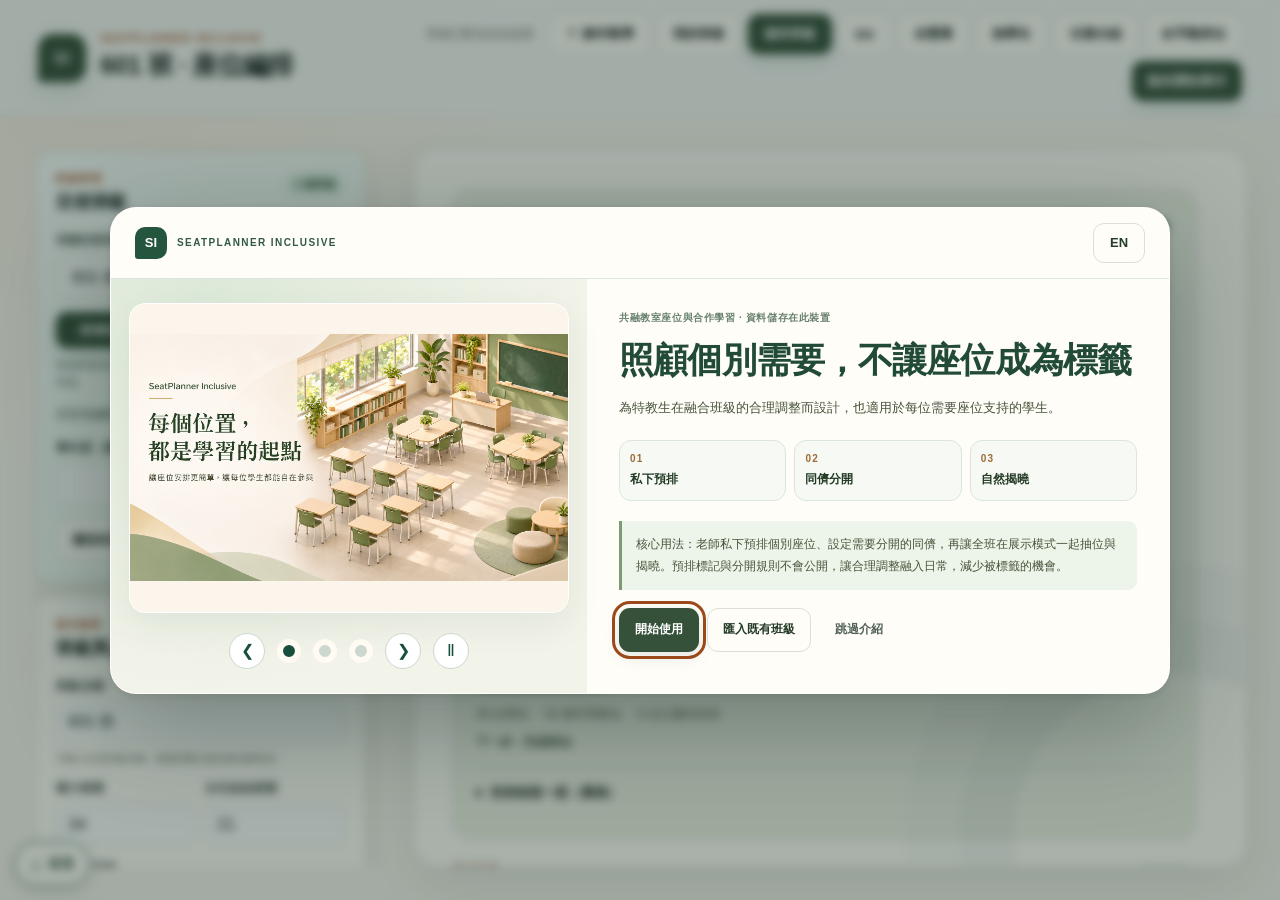
<file: index.html>
<!doctype html>
<html lang="zh-Hant">
  <head>
    <meta charset="UTF-8" />
    <meta name="viewport" content="width=device-width, initial-scale=1" />
    <meta name="color-scheme" content="light" />
    <title>SeatPlanner Inclusive｜共融教室座位與合作學習</title>
    <link rel="icon" href="data:image/svg+xml,%3Csvg xmlns='http://www.w3.org/2000/svg' viewBox='0 0 64 64'%3E%3Crect width='64' height='64' rx='16' fill='%23174f3c'/%3E%3Cpath d='M18 18h28v9H27v10h19v9H18z' fill='%23fff'/%3E%3Ccircle cx='46' cy='18' r='7' fill='%23e77732'/%3E%3C/svg%3E" />
    <link rel="stylesheet" href="assets/styles.css" />
  </head>
  <body>
    <nav class="home-navigation" aria-label="首頁導覽" data-i18n-aria-label="home.navigation">
      <button id="homeButton" class="home-button" type="button" data-go-home><span aria-hidden="true">⌂</span><span id="homeButtonText" data-i18n="home.back">回首頁</span></button>
    </nav>
    <header class="app-header">
      <div class="brand">
        <span class="brand-mark" aria-hidden="true">SI</span>
        <div>
          <p class="eyebrow">SEATPLANNER INCLUSIVE</p>
          <h1 id="pageTitle">班級座位編排</h1>
        </div>
      </div>
      <div class="header-actions admin-only">
        <span class="save-status" id="saveStatus" aria-live="polite" data-i18n="common.saved">已儲存於本機</span>
        <button class="button button-secondary" id="tutorialButton" type="button" data-i18n="workflow.help">？ 操作教學</button>
        <button class="button button-secondary" id="classLibraryButton" type="button" data-v5="我的班級|My classes">我的班級</button>
        <button class="button button-primary" id="saveClassButton" type="button" data-v5="儲存班級|Save class">儲存班級</button>
        <button class="button button-secondary language-button" type="button"><span data-language-label>EN</span></button>
        <button class="button button-secondary" id="fullscreenButton" type="button" data-i18n="common.fullscreen">全螢幕</button>
        <button class="button button-secondary student-draw-open" type="button" data-i18n="picker.title">抽學生</button>
        <button class="button button-secondary" id="groupPlannerOpen" type="button" data-i18n="groups.open">任務分組</button>
        <button class="button button-secondary" id="manualStartButton" type="button" data-i18n="mode.manual">全手動排位</button>
        <button class="button button-primary" id="presentationButton" type="button" data-i18n="common.startPresentation">點此開始展示</button>
      </div>
      <div class="header-actions presentation-only">
        <button class="button button-secondary" id="calmButton" type="button" aria-pressed="false" data-i18n="presentation.calm">少動畫</button>
        <button class="button button-secondary" id="contrastButton" type="button" aria-pressed="false" data-i18n="presentation.contrast">高對比大字</button>
        <button class="button button-secondary student-draw-open" type="button" data-i18n="picker.title">抽學生</button>
        <button class="button button-secondary language-button" type="button"><span data-language-label>EN</span></button>
        <button class="button button-secondary sound-button" id="soundButton" type="button" aria-pressed="true">
          <span aria-hidden="true">♪</span>
          <span id="soundButtonText">音效開啟</span>
        </button>
        <div class="presentation-rotation" role="group" aria-label="旋轉整間教室" data-i18n-aria-label="admin.rotateLayout">
          <button class="button button-secondary presentation-rotate-button" id="presentationRotateCounterclockwiseButton" type="button">
            <span aria-hidden="true">↶</span><span class="visually-hidden" data-i18n="admin.rotateCounterclockwise">逆時針 90°</span>
          </button>
          <button class="button button-secondary presentation-rotate-button" id="presentationRotateClockwiseButton" type="button">
            <span aria-hidden="true">↷</span><span class="visually-hidden" data-i18n="admin.rotateClockwise">順時針 90°</span>
          </button>
        </div>
        <button class="button button-secondary" id="presentationFullscreenButton" type="button" data-i18n="common.fullscreen">全螢幕</button>
        <button class="button button-quiet" id="adminButton" type="button" data-i18n="common.returnAdmin">返回維護後台</button>
      </div>
    </header>

    <div id="workflowMobileSlot" class="admin-only"></div>
    <main class="app-shell">
      <aside id="manualPanel" class="manual-panel panel-section admin-only" aria-labelledby="manualTitle" hidden>
        <h2 id="manualTitle" data-i18n="mode.manual">全手動排位</h2>
        <p id="manualProgress" aria-live="polite"></p>
        <progress id="manualProgressBar" aria-label="排位進度" data-i18n-aria-label="manual.progressLabel" max="1" value="0"></progress>
        <details class="manual-rules"><summary data-i18n="manual.rulesTitle">手動排位說明</summary><p class="manual-instructions" data-i18n="manual.instructions">選學生 → 點座位。也可拖曳；點已排學生可移動或交換。</p><p class="manual-rules-note" data-i18n="manual.rulesNote">沿用目前結果或預排位置起步。手動排位由老師決定，不套用抽籤的性別與固定限制；走道不能坐人。</p></details>
        <p id="manualCapacity" class="manual-capacity" role="alert" hidden></p>
        <p id="manualConstraintStatus" class="manual-capacity" role="alert" hidden></p>
        <button id="manualReviewRules" class="button button-secondary" type="button" hidden data-v5="回到規則設定|Review seating rules"></button>
        <label class="field"><span class="visually-hidden" data-i18n="manual.search">搜尋座號或姓名</span><input id="manualSearch" type="search" autocomplete="off" placeholder="搜尋座號／姓名" data-i18n-placeholder="manual.search" /></label>
        <div class="manual-filters" role="group" aria-label="名單篩選" data-i18n-aria-label="manual.filterLabel">
          <button type="button" data-manual-filter="pending" aria-pressed="true" data-i18n="manual.pending">待排學生</button>
          <button type="button" data-manual-filter="all" aria-pressed="false" data-i18n="manual.all">全班名單</button>
        </div>
        <div id="manualStudents" class="manual-students"></div>
        <h3 class="manual-subheading" data-i18n="manual.nonSeatHeading">不需實體座位</h3>
        <div id="manualNonSeatStudents" class="manual-students non-seat-roster"></div>
        <div class="manual-selection">
          <strong id="manualCurrent" aria-live="polite"></strong>
          <label class="manual-auto"><input id="manualAutoNext" type="checkbox" checked /><span data-i18n="manual.autoNext">排好後自動選下一位</span></label>
          <div class="manual-tools">
            <button id="manualUnseatButton" class="button button-secondary" type="button" data-i18n="manual.unseat">移回待排</button>
            <button id="manualCancelSelection" class="button button-secondary" type="button" data-i18n="manual.cancelSelection">取消選取</button>
            <button id="manualUndoButton" class="button button-secondary" type="button" data-i18n="manual.undo">復原</button>
            <button id="manualRedoButton" class="button button-secondary" type="button" data-i18n="manual.redo">重做</button>
          </div>
          <p id="manualFeedback" class="manual-feedback" role="status" aria-live="polite" data-i18n="manual.saved">草稿自動儲存，可隨時回來繼續。</p>
          <button id="manualFinishButton" class="button button-primary" type="button" data-i18n="manual.finish">完成並展示</button>
          <button id="manualClearButton" class="button button-quiet" type="button" data-i18n="manual.clear">全部移回待排</button>
        </div>
      </aside>
      <aside class="control-panel admin-only" aria-label="座位設定">
        <section class="panel-section class-manager" aria-labelledby="classManagerTitle">
          <div class="section-heading">
            <div>
              <p class="step-label" data-i18n="classes.eyebrow">班級管理</p>
              <h2 id="classManagerTitle" data-i18n="classes.title">目前班級</h2>
            </div>
            <span id="classCount" class="class-count">1 個班級</span>
          </div>
          <label class="field field-wide">
            <span data-i18n="classes.choose">切換目前呈現的班級</span>
            <select id="classSelector" aria-label="切換目前呈現的班級"></select>
          </label>
          <div class="class-actions">
            <button class="button button-primary" id="addClassButton" type="button" data-i18n="classes.add">新增班級</button>
            <button class="button button-secondary" id="duplicateClassButton" type="button" data-i18n="classes.duplicate">複製目前班級</button>
            <button class="button button-quiet" id="deleteClassButton" type="button" data-i18n="classes.delete">刪除目前班級</button>
          </div>
          <small data-i18n="classes.help">每個班級各自保留名單、版型與抽籤結果；匯出會包含全部班級。</small>
          <p id="classRecordStatus" role="status"></p>
          <p id="classStorageError" class="is-error" role="alert" hidden></p>
          <div class="field-grid"><label class="field"><span data-v5="學年度（選填）|Academic year (optional)"></span><input id="classAcademicYear" maxlength="20" /></label><label class="field"><span data-v5="學期（選填）|Term (optional)"></span><input id="classTerm" maxlength="20" /></label></div>
          <button id="backupClassButton" class="button button-secondary" type="button" data-v5="備份此班完整檔案|Back up this class"></button>
        </section>
        <section class="panel-section">
          <div class="section-heading">
            <div>
              <p class="step-label" data-i18n="admin.basic">基本資料</p>
              <h2 data-i18n="admin.classAndStudents">班級與人數</h2>
            </div>
            <span class="section-number">01</span>
          </div>

          <label class="field field-wide">
            <span data-i18n="admin.className">班級名稱</span>
            <input id="classNameInput" type="text" maxlength="30" value="601 班" />
            <small data-i18n="admin.classNameHelp">可輸入任意班級名稱，標題與匯出檔名會自動同步。</small>
          </label>

          <div class="field-grid">
            <label class="field">
              <span data-i18n="admin.maxNumber">最大座號</span>
              <input id="maxNumberInput" type="number" min="1" max="999" value="34" />
            </label>
            <label class="field">
              <span data-i18n="admin.femaleStart">女生起始座號</span>
              <input id="femaleStartInput" type="number" min="1" max="999" value="21" />
            </label>
          </div>

          <label class="field field-wide">
            <span data-i18n="admin.emptyNumbers">缺號／空號</span>
            <input id="emptyNumbersInput" type="text" value="16-20" placeholder="例：16-20, 25" data-i18n-placeholder="admin.emptyPlaceholder" />
            <small data-i18n="admin.emptyHelp">支援逗號、空白與區間，例如 16-20, 25</small>
          </label>

          <label class="field field-wide">
            <span data-i18n="admin.noPhysicalSeat">不需實體座位（座號）</span>
            <input id="seatExcludedNumbersInput" type="text" value="" placeholder="例：3, 8-10" data-i18n-placeholder="admin.noPhysicalSeatPlaceholder" />
            <small data-i18n="admin.noPhysicalSeatHelp">這些學生仍保留在名單並可參加抽學生／任務分組，但不占用教室座位。</small>
          </label>

          <label class="field field-wide">
            <span data-i18n="admin.displayContent">展示內容</span>
            <select id="displayModeInput">
              <option value="number" data-i18n="admin.numberOnly">只顯示座號</option>
              <option value="name" data-i18n="admin.nameOnly">只顯示姓名</option>
              <option value="both" data-i18n="admin.numberAndName">座號＋姓名</option>
            </select>
          </label>

          <label class="field field-wide">
            <span data-i18n="admin.studentData">學生資料（選填）</span>
            <textarea id="studentDataInput" rows="7" placeholder="座號　姓名" data-i18n-placeholder="admin.dataPlaceholder"></textarea>
            <small data-i18n="admin.dataHelp">第一列填欄名，可直接貼上 Excel；姓名後方可增加任意資料欄位。</small>
            <small class="privacy-note" data-i18n="purpose.demo"></small>
            <small class="privacy-note" data-i18n="admin.dataPrivacy">展示僅公開座號與姓名。完整備份仍包含原有欄位，請避免敏感資訊。</small>
          </label>

          <div class="student-summary" id="studentSummary" aria-live="polite"></div>
        </section>

        <section class="panel-section">
          <div class="section-heading">
            <div>
              <p class="step-label" data-i18n="admin.space">空間配置</p>
              <h2 data-i18n="admin.grid">教室網格</h2>
            </div>
            <span class="section-number">02</span>
          </div>

          <div class="field-grid" id="gridDimensions">
            <label class="field">
              <span data-i18n="admin.columns">直行數</span>
              <input id="colsInput" type="number" min="1" max="12" value="4" />
            </label>
            <label class="field">
              <span data-i18n="admin.rows">橫排數</span>
              <input id="rowsInput" type="number" min="1" max="12" value="8" />
            </label>
          </div>

          <label class="field">
            <span data-v5="教室外形比例|Room proportions"></span>
            <select id="roomAspectInput"><option value="landscape" data-v5="橫向長方形（4:3）|Landscape (4:3)"></option><option value="portrait" data-v5="直向長方形（3:4）|Portrait (3:4)"></option></select>
            <small data-v5="只調整教室外形，保留座位數與預排；行數與排數可另外設定。|Changes proportions while preserving seats and assignments; set rows and columns separately."></small>
          </label>
          <div class="layout-rotation">
            <div>
              <strong data-i18n="admin.rotateLayout">旋轉整間教室</strong>
              <small data-i18n="admin.rotateHelp">每次旋轉 90°；學生座位、黑板、門與老師座位會一起轉，座位屬性、預排與抽籤結果都會保留。</small>
            </div>
            <div class="rotation-buttons">
              <button class="button button-secondary" id="rotateCounterclockwiseButton" type="button">
                <span aria-hidden="true">↶</span><span data-i18n="admin.rotateCounterclockwise">逆時針 90°</span>
              </button>
              <button class="button button-secondary" id="rotateClockwiseButton" type="button">
                <span data-i18n="admin.rotateClockwise">順時針 90°</span><span aria-hidden="true">↷</span>
              </button>
            </div>
          </div>

          <div class="room-template-tools">
            <strong data-i18n="room.templates">教室版型</strong>
            <div class="room-template-buttons">
              <button class="button button-secondary" type="button" data-room-template="grid" data-i18n="room.templateGrid">矩形網格</button>
              <button class="button button-secondary" type="button" data-room-template="islands" data-i18n="room.templateIslands">島型小組桌</button>
              <button class="button button-secondary" type="button" data-room-template="round" data-i18n="room.templateRound">圓桌</button>
              <button class="button button-secondary" type="button" data-room-template="u" data-i18n="room.templateU">U 型教室</button>
              <button class="button button-secondary" id="roomUndoButton" type="button" data-i18n="room.undo" disabled>復原桌位編輯</button>
              <button class="button button-secondary" id="roomRedoButton" type="button" data-i18n="room.redo" disabled>重做桌位編輯</button>
            </div>
            <div id="roomLayoutToolbar" class="room-layout-toolbar" hidden>
              <div class="room-editor-intro">
                <label class="room-edit-toggle"><input id="roomEditToggle" type="checkbox"><span data-i18n="room.editLayout">編輯桌組與動線</span></label>
                <p data-i18n="room.editorHelp">開啟後，點選畫布中的桌組、座位或通道，再在下方調整；也可直接拖曳。</p>
              </div>
              <div class="room-editor-actions">
                <button id="roomAddTable" class="button button-primary" type="button" data-i18n="room.addTable">新增 4 人桌</button>
                <button id="roomAddPath" class="button button-secondary" type="button" data-i18n="room.addPath">新增輪椅／主要通道</button>
                <button id="roomZoomReset" class="button button-secondary" type="button" data-i18n="room.zoomReset">重設視圖</button>
              </div>
              <section id="roomSelectedTablePanel" class="room-editor-card">
                <div class="room-editor-card-heading"><strong id="roomEditorSelection" data-i18n="room.noSelection">請先點選一張桌組</strong><span data-i18n="room.tableSettings">桌組設定</span></div>
                <div class="room-editor-fields">
                  <label class="room-edit-toggle"><span data-i18n="room.tableShape">選取桌型</span><select id="roomTableTypeSelect"><option value="rect" data-i18n="room.shapeRect">矩形桌</option><option value="round" data-i18n="room.shapeRound">圓桌</option><option value="u" data-i18n="room.shapeU">U 型桌</option></select></label>
                  <label class="room-edit-toggle"><span data-i18n="room.seatCount">每桌座位數</span><input id="roomSeatCountInput" type="number" min="1" max="60" value="4"></label>
                  <label class="room-edit-toggle"><span data-i18n="room.tableX">桌組 X</span><input id="roomTableXInput" type="number" min="5" max="95" value="50"></label>
                  <label class="room-edit-toggle"><span data-i18n="room.tableY">桌組 Y</span><input id="roomTableYInput" type="number" min="8" max="92" value="50"></label>
                  <label class="room-edit-toggle"><span data-i18n="room.tableWidth">桌寬 %</span><input id="roomTableWidthInput" type="number" min="18" max="80" value="30"></label>
                  <label class="room-edit-toggle"><span data-i18n="room.tableHeight">桌高 %</span><input id="roomTableHeightInput" type="number" min="18" max="80" value="30"></label>
                </div>
                <div class="room-editor-actions compact-actions">
                  <button id="roomAddSeat" class="button button-secondary" type="button" data-i18n="room.addSeat">為選取桌加座位</button>
                  <button id="roomRemoveSeat" class="button button-secondary" type="button" data-i18n="room.removeSeat">移除選取桌末位</button>
                  <button id="roomAutoArrangeSeats" class="button button-secondary" type="button" data-i18n="room.autoArrangeSeats">自動排列此桌座位</button>
                  <button id="roomRotateLeft" class="button button-secondary" type="button" data-i18n="room.rotateLeft">左轉 15°</button>
                  <button id="roomRotateRight" class="button button-secondary" type="button" data-i18n="room.rotateRight">右轉 15°</button>
                  <button id="roomDuplicateTable" class="button button-secondary" type="button" data-i18n="room.duplicate">複製桌組</button>
                </div>
                <div class="room-editor-fields room-shape-options">
                  <label class="room-edit-toggle" id="roomUOpeningControl"><span data-i18n="room.opening">U 型開口</span><select id="roomUOpeningSelect"><option value="bottom" data-i18n="room.openBottom">朝下</option><option value="top" data-i18n="room.openTop">朝上</option><option value="left" data-i18n="room.openLeft">朝左</option><option value="right" data-i18n="room.openRight">朝右</option></select></label>
                  <label class="room-edit-toggle" id="roomRoundRadiusControl"><span data-i18n="room.roundRadius">圓桌座位半徑</span><input id="roomRoundRadiusInput" type="range" min="28" max="49" value="44"></label>
                </div>
                <div id="roomEdgeControls" class="room-edge-controls">
                  <label><span data-i18n="room.edgeTop">上邊</span><input id="roomEdgeTopInput" data-room-edge="top" type="number" min="0" max="60"></label>
                  <label><span data-i18n="room.edgeRight">右邊</span><input id="roomEdgeRightInput" data-room-edge="right" type="number" min="0" max="60"></label>
                  <label><span data-i18n="room.edgeBottom">下邊</span><input id="roomEdgeBottomInput" data-room-edge="bottom" type="number" min="0" max="60"></label>
                  <label><span data-i18n="room.edgeLeft">左邊</span><input id="roomEdgeLeftInput" data-room-edge="left" type="number" min="0" max="60"></label>
                </div>
                <button id="roomDeleteTable" class="button button-danger room-delete-button" type="button" data-i18n="room.delete">刪除選取桌</button>
              </section>
              <section id="roomSelectedSeatPanel" class="room-editor-card" hidden>
                <div class="room-editor-card-heading"><strong data-i18n="room.seatSettings">選取座位</strong></div>
                <div class="room-editor-fields"><label class="room-edit-toggle"><span data-i18n="room.seatX">選取座位 X</span><input id="roomSeatXInput" type="number" min="2" max="98" step="1" disabled></label><label class="room-edit-toggle"><span data-i18n="room.seatY">Y</span><input id="roomSeatYInput" type="number" min="2" max="98" step="1" disabled></label><label class="room-edit-toggle"><span data-i18n="room.seatWidth">椅子寬</span><input id="roomSeatWidthInput" type="number" min="24" max="80" step="1" disabled></label><label class="room-edit-toggle"><span data-i18n="room.seatHeight">椅子高</span><input id="roomSeatHeightInput" type="number" min="20" max="64" step="1" disabled></label></div>
              </section>
              <section id="roomSelectedPathPanel" class="room-editor-card" hidden>
                <div class="room-editor-card-heading"><strong data-i18n="room.pathSettings">主要通道</strong><span data-i18n="room.pathSettingsHint">保留不放桌組的空間</span></div>
                <div class="room-editor-fields">
                  <label class="room-edit-toggle room-field-wide"><span data-i18n="room.pathName">名稱</span><input id="roomPathLabelInput" type="text" maxlength="40"></label>
                  <label class="room-edit-toggle"><span data-i18n="room.pathX">通道 X</span><input id="roomPathXInput" type="number" min="0" max="95"></label>
                  <label class="room-edit-toggle"><span data-i18n="room.pathY">通道 Y</span><input id="roomPathYInput" type="number" min="0" max="95"></label>
                  <label class="room-edit-toggle"><span data-i18n="room.pathWidth">通道寬度</span><input id="roomPathWidthInput" type="number" min="3" max="40"></label>
                  <label class="room-edit-toggle"><span data-i18n="room.pathHeight">通道高度</span><input id="roomPathHeightInput" type="number" min="3" max="40"></label>
                </div>
                <button id="roomDeletePath" class="button button-danger room-delete-button" type="button" data-i18n="room.deletePath">刪除這條通道</button>
              </section>
              <section id="roomCanvasControlPanel" class="room-editor-card room-canvas-controls">
                <label class="path-width-control"><span data-i18n="room.zoom">畫布縮放</span><input id="roomZoomInput" type="range" min="60" max="150" value="100"><output id="roomZoomOutput">100%</output></label>
              </section>
            </div>
            <p id="roomGeometryStatus" class="room-geometry-status" role="status"></p>
            <small class="room-geometry-help" data-i18n="room.geometryHelp">調整桌型、開口、各邊座位數或自動排列，會重排該桌座位；手動位置可用復原還原。</small>
            <small data-i18n="room.templateHelp">版型可拖曳桌組；通道以獨立區域表示，不會產生座位。桌面拖曳外，亦可用工具列旋轉與複製。</small>
          </div>

          <div class="gender-patterns">
            <div class="gender-pattern-heading">
              <strong data-i18n="admin.genderPatterns">男女交錯快速配置</strong>
              <small data-i18n="admin.genderPatternsHelp">一鍵套用男女座位限制；走道會保留，人數不平均時會自動留下必要的不限座位。</small>
            </div>
            <div class="gender-pattern-buttons">
              <button class="gender-pattern-button" type="button" data-gender-pattern="tableSequence" hidden>
                <span class="gender-pattern-preview pattern-rows" aria-hidden="true"><i></i><i></i><i></i><i></i></span>
                <span data-i18n="admin.genderTableSequence">各桌依座位順序交錯</span>
              </button>
              <button class="gender-pattern-button" type="button" data-gender-pattern="rows">
                <span class="gender-pattern-preview pattern-rows" aria-hidden="true"><i></i><i></i><i></i><i></i></span>
                <span data-i18n="admin.genderRows">橫排交錯</span>
              </button>
              <button class="gender-pattern-button" type="button" data-gender-pattern="columns">
                <span class="gender-pattern-preview pattern-columns" aria-hidden="true"><i></i><i></i><i></i><i></i></span>
                <span data-i18n="admin.genderColumns">直行交錯</span>
              </button>
              <button class="gender-pattern-button" type="button" data-gender-pattern="checkerboard">
                <span class="gender-pattern-preview pattern-checkerboard" aria-hidden="true"><i></i><i></i><i></i><i></i></span>
                <span data-i18n="admin.genderCheckerboard">棋盤交錯</span>
              </button>
            </div>
          </div>

          <div class="room-marker-settings">
            <div class="room-marker-heading">
              <strong data-i18n="admin.roomMarkers">教室標記位置</strong>
              <small data-i18n="admin.roomMarkersHelp">黑板、門與老師座位可各自放在教室四周，也可隱藏。</small>
            </div>
            <div class="room-marker-fields">
              <div class="room-marker-control">
                <label class="field">
                  <span data-i18n="admin.boardPosition">黑板</span>
                  <select id="boardPositionInput" data-room-position-select></select>
                </label>
                <label class="field range-field">
                  <span class="range-label"><span data-i18n="admin.boardLength">黑板長度</span><output id="boardLengthOutput" for="boardLengthInput">3 / 5</output></span>
                  <input id="boardLengthInput" type="range" min="1" max="5" step="1" value="3" />
                </label>
                <label class="field range-field">
                  <span class="range-label"><span data-i18n="admin.positionFineTune">位置微調</span><output id="boardOffsetOutput" for="boardOffsetInput">0 px</output></span>
                  <input id="boardOffsetInput" type="range" min="-60" max="60" step="1" value="0" />
                </label>
                <label class="field range-field">
                  <span class="range-label"><span data-i18n="admin.markerSize">標記大小</span><output id="boardSizeOutput" for="boardSizeInput">3 / 5</output></span>
                  <input id="boardSizeInput" type="range" min="1" max="5" step="1" value="3" />
                </label>
              </div>
              <div class="room-marker-control">
                <label class="field">
                  <span data-i18n="admin.doorPosition">門</span>
                  <select id="doorPositionInput" data-room-position-select></select>
                </label>
                <label class="field range-field">
                  <span class="range-label"><span data-i18n="admin.positionFineTune">位置微調</span><output id="doorOffsetOutput" for="doorOffsetInput">0 px</output></span>
                  <input id="doorOffsetInput" type="range" min="-60" max="60" step="1" value="0" />
                </label>
                <label class="field range-field">
                  <span class="range-label"><span data-i18n="admin.markerSize">標記大小</span><output id="doorSizeOutput" for="doorSizeInput">3 / 5</output></span>
                  <input id="doorSizeInput" type="range" min="1" max="5" step="1" value="3" />
                </label>
              </div>
              <div class="room-marker-control">
                <label class="field">
                  <span data-i18n="admin.teacherPosition">老師座位</span>
                  <select id="teacherPositionInput" data-room-position-select></select>
                </label>
                <label class="field range-field">
                  <span class="range-label"><span data-i18n="admin.positionFineTune">位置微調</span><output id="teacherOffsetOutput" for="teacherOffsetInput">0 px</output></span>
                  <input id="teacherOffsetInput" type="range" min="-60" max="60" step="1" value="0" />
                </label>
                <label class="field range-field">
                  <span class="range-label"><span data-i18n="admin.markerSize">標記大小</span><output id="teacherSizeOutput" for="teacherSizeInput">3 / 5</output></span>
                  <input id="teacherSizeInput" type="range" min="1" max="5" step="1" value="3" />
                </label>
              </div>
            </div>
          </div>

          <div class="legend" aria-label="座位狀態圖例">
            <span><i class="legend-dot general"></i><b data-i18n="seat.generalShort">不限</b></span>
            <span><i class="legend-dot male"></i><b data-i18n="seat.maleShort">男生</b></span>
            <span><i class="legend-dot female"></i><b data-i18n="seat.femaleShort">女生</b></span>
            <span><i class="legend-dot aisle"></i><b data-i18n="seat.aisleShort">走道</b></span>
          </div>

          <p class="hint-box" data-i18n="admin.gridHelp">行數、排數可隨時增減，變更後會自動重建網格並保留仍存在的座位設定。點座位切換四種狀態；點右上角可固定座號，點外圍標籤可整批切換。</p>
        </section>

        <section class="panel-section compact-section">
          <div class="section-heading">
            <div>
              <p class="step-label" data-i18n="admin.dataTools">資料工具</p>
              <h2 data-i18n="admin.backupReset">備份與重設</h2>
            </div>
            <span class="section-number">03</span>
          </div>
          <div class="tool-grid">
            <button class="button button-secondary" id="exportButton" type="button" data-i18n="admin.export">匯出設定</button>
            <button class="button button-secondary" id="importButton" type="button" data-i18n="admin.import">匯入設定</button>
            <button class="button button-secondary" id="clearPinsButton" type="button" data-i18n="admin.clearPins">清除固定</button>
            <button class="button button-danger" id="resetButton" type="button" data-i18n="admin.reset">恢復預設</button>
            <button class="button button-secondary" id="recoverButton" type="button" data-i18n="workflow.recover" disabled>復原資料操作</button>
            <button class="button button-secondary" id="shareChartButton" type="button" data-i18n="workflow.shareFile">去敏座位表</button>
          </div>
          <p class="privacy-note" data-i18n="workflow.backupNote"></p>
          <small data-i18n="workflow.shareNote"></small>
          <input id="importFileInput" type="file" accept="application/json,.json" hidden />
        </section>
      </aside>

      <section class="classroom-stage" aria-label="教室座位圖">
        <section class="workflow-card admin-only" aria-labelledby="workflowTitle">
          <details id="workflowIntro" class="workflow-intro" open>
          <summary class="workflow-intro-summary"><div class="workflow-heading"><div><p class="step-label">SEATPLANNER INCLUSIVE</p><h2 id="workflowTitle" data-i18n="workflow.title"></h2></div><span class="workflow-intro-chevron" aria-hidden="true">⌄</span></div></summary>
          <div id="workflowIntroBody" class="workflow-intro-body">
          <p data-i18n="workflow.hint"></p>
          <section class="inclusive-purpose" aria-label="核心功能 / Core features">
            <p class="step-label" data-i18n="purpose.audience"></p>
            <h3 data-i18n="purpose.title"></h3>
            <div class="inclusive-actions">
              <button type="button" data-workflow="priority"><strong data-i18n="purpose.reserve"></strong><span data-i18n="purpose.reserveText"></span></button>
              <button type="button" data-workflow="separation"><strong data-i18n="purpose.separate"></strong><span data-i18n="purpose.separateText"></span></button>
            </div>
            <p class="inclusive-public" data-i18n="purpose.public"></p>
            <small data-i18n="purpose.private"></small>
          </section>
          </div>
          </details>
          <nav class="workflow-steps" aria-label="編排步驟" data-i18n-aria-label="workflow.modes">
            <button type="button" data-workflow="class" aria-current="step"><b>01</b><span data-i18n="workflow.class"></span></button>
            <button type="button" data-workflow="room"><b>02</b><span data-i18n="workflow.room"></span></button>
            <button type="button" data-workflow="priority"><b>03</b><span data-i18n="workflow.priority"></span></button>
            <button type="button" data-workflow="seat"><b>04</b><span data-i18n="workflow.seat"></span></button>
            <button type="button" data-workflow="share"><b>05</b><span data-i18n="workflow.share"></span></button>
          </nav>
          <div class="workflow-status" aria-live="polite"><span id="workflowStudents"></span><span id="workflowSeats"></span><span id="workflowPins"></span><strong id="workflowResult"></strong></div>
          <details class="support-card"><summary data-i18n="support.title"></summary><p data-i18n="support.text"></p><button class="button button-secondary" id="observationButton" type="button" data-i18n="support.observation"></button></details>
        </section>
        <div class="presentation-decor presentation-only" aria-hidden="true">
          <span class="aurora aurora-one"></span>
          <span class="aurora aurora-two"></span>
          <span class="spark spark-one">✦</span>
          <span class="spark spark-two">✦</span>
          <span class="spark spark-three">·</span>
        </div>
        <div class="stage-heading">
          <div>
            <p class="step-label admin-only" data-i18n="stage.preview">即時預覽</p>
            <h2 id="stageTitle">601 班座位表</h2>
            <p class="stage-subtitle admin-only" id="stageSubtitle">32 席 · 29 位學生 · 3 張空桌</p>
            <p class="stage-subtitle presentation-only" data-i18n="stage.draw">座位抽籤</p>
          </div>
          <div class="status-key admin-only">
            <span id="capacityBadge">容量充足</span>
          </div>
        </div>

        <div class="admin-mode-bar admin-only" aria-label="管理模式">
          <div class="mode-tabs" role="group" aria-label="座位操作" data-i18n-aria-label="workflow.modes">
            <button class="mode-tab is-active" type="button" data-admin-mode="layout" aria-pressed="true" data-i18n="mode.layout">首頁／座位設定</button>
            <button class="mode-tab" type="button" data-admin-mode="prearrange" aria-pressed="false" data-i18n="mode.prearrange">優先安排</button>
            <button class="mode-tab" type="button" data-admin-mode="manual" aria-pressed="false" data-i18n="mode.manual">全手動排位</button>
            <button class="mode-tab" id="adjustModeButton" type="button" data-admin-mode="adjust" aria-pressed="false" data-i18n="mode.adjust" disabled>調整結果</button>
          </div>
          <div class="mode-guidance">
            <p id="adminModeHelp">點擊座位可切換不限、男生、女生與走道。</p>
            <span id="prearrangeCount">已預排 0 人</span>
          </div>
        </div>
        <section id="separationPanel" class="separation-panel admin-only" aria-labelledby="separationTitle">
          <details id="separationDetails"><summary id="separationTitle" data-v5="易干擾同儕分開安排｜僅老師可見，抽位必須遵守|Peer separation · teacher only, enforced in draws"></summary>
            <p data-v5="不相鄰包含左右、前後及斜角。不同桌組是另一項規則；只用於日常座位，不限制活動分組。|Nonadjacent includes horizontal, vertical and diagonal neighbors. Different tables is a separate rule. These rules apply to daily seating, not activity groups."></p>
            <input id="ruleSearch" type="search" aria-label="搜尋學生 / Search students" placeholder="搜尋學生 / Search students" />
            <div class="field-grid"><label class="field"><span data-v5="學生 A|Student A"></span><select id="ruleStudentA"></select></label><label class="field"><span data-v5="學生 B|Student B"></span><select id="ruleStudentB"></select></label></div>
            <div class="rule-options"><label><input id="ruleNotAdjacent" type="checkbox" checked /><span data-v5="不相鄰（八方向）|Not adjacent (eight directions)"></span></label><label><input id="ruleNotSameTable" type="checkbox" /><span data-v5="不同桌組|Different tables"></span></label></div>
            <div class="class-actions"><button id="saveSeparationRule" class="button button-primary" type="button" data-v5="新增／更新規則|Add / update rule"></button><button id="constraintRedrawButton" class="button button-primary" type="button" data-v5="依目前規則重新抽位|Draw with current rules"></button><button id="openTopologyButton" class="button button-secondary" type="button" data-v5="預覽／確認座位鄰接圖|Preview / confirm adjacency"></button><button id="reviewRosterButton" class="button button-secondary" type="button" data-v5="學生身分對照|Student identity mapping"></button></div>
            <p id="separationStatus" role="status" aria-live="polite"></p><div id="separationRules"></div>
          </details>
        </section>

        <div class="room-layout" id="roomLayout">
          <div class="room-edge room-edge-top">
            <div class="room-slot" data-room-slot="top-start"></div>
            <div class="room-slot" data-room-slot="top-center"></div>
            <div class="room-slot" data-room-slot="top-end"></div>
          </div>
          <div class="room-edge room-edge-left">
            <div class="room-slot" data-room-slot="left-start"></div>
            <div class="room-slot" data-room-slot="left-center"></div>
            <div class="room-slot" data-room-slot="left-end"></div>
          </div>
          <div class="grid-scroll">
            <div id="seatGrid" class="seat-grid" aria-label="座位配置網格"></div>
          </div>
          <div class="room-edge room-edge-right">
            <div class="room-slot" data-room-slot="right-start"></div>
            <div class="room-slot" data-room-slot="right-center"></div>
            <div class="room-slot" data-room-slot="right-end"></div>
          </div>
          <div class="room-edge room-edge-bottom">
            <div class="room-slot" data-room-slot="bottom-start"></div>
            <div class="room-slot" data-room-slot="bottom-center"></div>
            <div class="room-slot" data-room-slot="bottom-end"></div>
          </div>
        </div>

        <div class="draw-panel presentation-only" role="region" aria-label="座位安排操作 / Seating actions">
          <p id="drawMessage" data-i18n="draw.ready">按下按鈕，開始公平隨機排位</p>
          <button class="draw-button" id="drawButton" type="button">
            <span class="draw-icon" aria-hidden="true">↻</span>
            <span id="drawButtonText" data-i18n="draw.start">開始抽籤</span>
          </button>
          <button class="button button-secondary" id="skipDrawButton" type="button" data-i18n="draw.skip" hidden>直接揭曉</button>
          <button class="button button-secondary" id="presentationManualButton" type="button" data-i18n="mode.manual">手動安排</button>
        </div>

        <div id="drawSpotlight" class="draw-spotlight" aria-hidden="true"></div>
        <div id="drawCountdown" class="draw-countdown presentation-only" aria-live="polite" aria-atomic="true">
          <p class="countdown-caption" data-i18n="draw.getReady">全班注意，座位即將揭曉</p>
          <span id="drawCountdownText">3</span>
        </div>
        <div id="celebrationLayer" class="celebration-layer presentation-only" aria-hidden="true"></div>
      </section>
    </main>

    <dialog id="studentDrawDialog" class="student-draw-dialog" aria-labelledby="studentDrawTitle">
      <div class="student-draw-shell">
        <header class="student-draw-header">
          <div><p class="step-label" id="studentDrawClass"></p><h2 id="studentDrawTitle" data-i18n="picker.title">抽學生</h2></div>
          <div class="student-draw-actions">
            <button class="button button-secondary" type="button" data-go-home data-i18n="home.back">回首頁</button>
            <button id="studentDrawSound" class="button button-secondary" type="button" aria-pressed="true"></button>
            <button id="studentDrawClose" class="button button-secondary" type="button" data-i18n="picker.close">關閉</button>
          </div>
        </header>
        <div class="student-draw-settings">
          <label><span data-i18n="picker.count">一次抽幾位</span><input id="studentDrawCount" type="number" min="1" max="999" step="1" value="1" required /></label>
          <label class="picker-repeat"><input id="studentDrawNoRepeat" type="checkbox" checked /><span data-i18n="picker.noRepeat">本輪不重複</span></label>
          <span id="studentDrawPool"></span>
        </div>
        <section id="studentDrawStage" class="student-draw-stage" aria-busy="false">
          <div class="picker-orbit" aria-hidden="true"></div>
          <p id="studentDrawPhase" class="picker-phase" data-i18n="picker.ready">下一位，會是誰？</p>
          <div id="studentDrawCards" class="student-draw-cards"></div>
          <div id="studentDrawConfetti" class="celebration-layer" aria-hidden="true"></div>
        </section>
        <p id="studentDrawAnnouncement" class="visually-hidden" role="status" aria-live="polite" aria-atomic="true"></p>
        <div class="student-draw-controls">
          <button id="studentDrawStart" class="draw-button" type="button" data-i18n="picker.start">開始抽學生</button>
          <button id="studentDrawSkip" class="button button-secondary" type="button" data-i18n="draw.skip" hidden>直接揭曉</button>
          <button id="studentDrawReset" class="button button-secondary" type="button" data-i18n="picker.reset">重開一輪</button>
        </div>
        <details class="student-draw-history"><summary data-i18n="picker.history">本輪抽選紀錄</summary><ol id="studentDrawHistory"></ol></details>
      </div>
    </dialog>

    <dialog id="groupPlannerDialog" class="group-planner-dialog" aria-labelledby="groupPlannerTitle">
      <div class="group-planner-shell">
        <header class="student-draw-header">
          <div><p class="step-label" data-i18n="groups.eyebrow">TEMPORARY ACTIVITY</p><h2 id="groupPlannerTitle" data-i18n="groups.title">任務分組</h2></div>
          <div class="student-draw-actions"><select id="groupSavedTasks" aria-label="已儲存的任務"></select><button id="groupNewTask" class="button button-secondary" type="button" data-i18n="groups.newTask">新增任務</button><button id="groupPlannerClose" class="button button-secondary" type="button" data-i18n="picker.close">關閉</button></div>
        </header>
        <div class="group-planner-settings">
          <label><span data-i18n="groups.name">任務名稱</span><input id="groupTaskName" type="text" maxlength="60" placeholder="例：自然科報告" /></label>
          <label><span data-i18n="groups.size">每組人數</span><select id="groupSize"><option>2</option><option>3</option><option selected>4</option><option>5</option><option>6</option></select></label>
          <label><span data-i18n="groups.strategy">分組方式</span><select id="groupStrategy"><option value="random" data-i18n="groups.random">隨機混合</option><option value="balanced" data-i18n="groups.balanced">盡量男女均衡</option><option value="same" data-i18n="groups.same">依性別分組</option></select></label>
        </div>
        <section class="group-roster-section group-table-preassign"><div class="group-section-heading"><strong data-i18n="groups.preassignTables">任務座位預排（選填）</strong></div><div id="groupTablePreassign" class="group-table-preassign-list"></div></section>
        <section class="group-roster-section">
          <div class="group-section-heading"><strong data-i18n="groups.roster">本次參與名單</strong><button id="groupSelectAll" class="text-button" type="button" data-i18n="groups.selectAll">全選</button></div>
          <p class="group-help" data-i18n="groups.preassignHelp">勾選學生；抽組前可指定組別，其餘由系統抽入剩餘組別。無實體座位學生仍可參加。</p>
          <div id="groupRoster" class="group-roster"></div>
        </section>
        <div class="group-actions">
          <button id="groupDrawButton" class="button button-primary" type="button" data-i18n="groups.draw">立即抽全班</button>
          <button id="groupRedrawButton" class="button button-secondary" type="button" data-i18n="groups.redrawUnlocked" disabled>重抽未鎖定組別</button>
          <button id="groupUndoButton" class="button button-secondary" type="button" data-i18n="manual.undo" disabled>復原</button>
          <button id="groupRedoButton" class="button button-secondary" type="button" data-i18n="manual.redo" disabled>重做</button>
          <button id="groupPrintButton" class="button button-secondary" type="button" data-i18n="groups.print" disabled>列印分組</button>
        </div>
        <p id="groupStatus" class="group-status" role="status" aria-live="polite"></p>
        <div id="groupResults" class="group-results"></div>
      </div>
    </dialog>

    <dialog id="pinDialog" class="pin-dialog">
      <form method="dialog" id="pinForm">
        <div class="dialog-heading">
          <div>
            <p class="step-label" data-i18n="pin.heading">固定座位</p>
            <h2 id="pinDialogTitle">指定學生</h2>
          </div>
          <button class="icon-button" value="cancel" aria-label="關閉" type="submit">×</button>
        </div>
        <label class="field field-wide">
          <span data-i18n="pin.number">座號</span>
          <select id="pinStudentSelect"></select>
          <small id="pinHelp" data-i18n="pin.help">固定設定只會在管理模式顯示。</small>
        </label>
        <div id="pinValidationPanel" class="validation-panel" role="status" aria-live="polite" aria-atomic="true" hidden></div>
        <div class="dialog-actions">
          <button class="button button-secondary" type="button" data-go-home data-i18n="home.back">回首頁</button>
          <button class="button button-secondary" value="cancel" type="submit" data-i18n="common.cancel">取消</button>
          <button class="button button-primary" id="confirmPinButton" value="default" type="submit" data-i18n="common.apply">套用</button>
        </div>
      </form>
    </dialog>

    <div id="studentProfileOverlay" class="student-profile-overlay" role="dialog" aria-modal="true" aria-labelledby="studentProfileName" hidden>
      <button class="button button-secondary profile-home" type="button" data-go-home data-i18n="home.back">回首頁</button>
      <button class="profile-close" id="studentProfileClose" type="button" aria-label="關閉">×</button>
      <div class="student-profile-card" id="studentProfileCard">
        <div class="student-profile-inner">
          <section class="profile-face profile-front" aria-hidden="true">
            <span class="profile-orbit" aria-hidden="true"></span>
            <p id="studentProfileNumber">No. 1</p>
            <h2 id="studentProfileFrontName">學生姓名</h2>
            <small data-i18n="profile.flipping">正在翻開學生資料卡…</small>
          </section>
          <section class="profile-face profile-back">
            <div class="profile-heading">
              <div>
                <p id="studentProfileBackNumber">No. 1</p>
                <h2 id="studentProfileName">學生姓名</h2>
              </div>
              <span class="profile-badge" data-i18n="profile.badge">STUDENT CARD</span>
            </div>
            <div id="studentProfileFields" class="profile-fields"></div>
            <p class="profile-hint" id="studentProfileHint" data-i18n="profile.closeHint">點卡片外側或按 Esc 關閉</p>
          </section>
        </div>
      </div>
    </div>

    <aside id="validationNotice" class="validation-notice admin-only" hidden>
      <button id="validationToggle" class="validation-toggle" type="button" aria-controls="validationPanel" aria-expanded="true">
        <strong id="validationNoticeTitle"></strong>
        <span id="validationToggleLabel"></span>
      </button>
      <div id="validationPanel" class="validation-panel" role="alert" aria-atomic="true" hidden></div>
    </aside>
    <div id="toast" class="toast" role="status" aria-live="polite"></div>
    <p id="tutorialStorageNotice" class="tutorial-storage-notice" role="status" hidden></p>

    <dialog id="welcomeDialog" class="welcome-dialog" aria-labelledby="welcomeTitle" aria-describedby="welcomeSubtitle">
      <div class="welcome-top"><span class="welcome-brand"><b aria-hidden="true">SI</b> SEATPLANNER INCLUSIVE</span><button class="button button-secondary language-button" type="button"><span data-language-label>EN</span></button></div>
      <div class="welcome-layout">
      <section id="welcomeCarousel" class="welcome-carousel" aria-label="功能介紹 / Feature introduction" aria-roledescription="carousel" tabindex="0">
        <div class="welcome-slides">
          <img class="welcome-art" src="SeatPlanner-main.png" alt="SeatPlanner 班級座位管理介紹" width="1672" height="941" />
          <img class="welcome-art" src="SeatPlanner-main2.png" alt="融合教育座位編排功能與操作流程" width="1491" height="1055" hidden />
          <img class="welcome-art" src="SeatPlanner-main3.png" alt="合理調整預排與學生隱私" width="1448" height="1086" hidden />
        </div>
        <div class="carousel-controls">
          <button id="carouselPrevious" type="button" aria-label="上一張 / Previous slide">❮</button>
          <div class="carousel-dots"><button type="button" data-slide="0" aria-label="第 1 張 / Slide 1" aria-current="true"></button><button type="button" data-slide="1" aria-label="第 2 張 / Slide 2" aria-current="false"></button><button type="button" data-slide="2" aria-label="第 3 張 / Slide 3" aria-current="false"></button></div>
          <button id="carouselNext" type="button" aria-label="下一張 / Next slide">❯</button>
          <button id="carouselPause" type="button" aria-label="暫停 / Pause" aria-pressed="false">Ⅱ</button>
        </div>
      </section>
      <div class="welcome-content"><p class="step-label" data-i18n="welcome.local"></p><h2 id="welcomeTitle" data-i18n="welcome.title"></h2><p id="welcomeSubtitle" data-i18n="welcome.subtitle"></p>
        <div class="welcome-feature-strip"><span><b>01</b><span data-i18n="intro.reserve"></span></span><span><b>02</b><span data-i18n="intro.separate"></span></span><span><b>03</b><span data-i18n="intro.reveal"></span></span></div>
        <p class="welcome-core" data-i18n="purpose.welcome"></p>
        <p id="welcomeError" role="alert" hidden></p>
        <div class="welcome-actions"><button id="welcomeStart" class="button button-primary" type="button" data-i18n="welcome.start" autofocus>開始使用</button><button id="welcomeImport" class="button button-secondary" type="button" data-i18n="welcome.import">匯入既有班級</button><button id="welcomeSkip" class="button button-quiet" type="button" data-i18n="welcome.skip">跳過介紹</button></div>
      </div>
      </div>
    </dialog>
    <dialog id="tourDialog" class="tour-dialog" aria-labelledby="tourTitle" aria-describedby="tourText">
      <section id="tourPanel" class="tour-panel" aria-labelledby="tourTitle" hidden>
        <header class="tour-header"><p id="tourProgress" class="step-label" aria-live="polite"></p><button id="tourClose" class="tour-close" type="button" aria-label="關閉教學 / Close tutorial">×</button></header>
        <nav id="tourSteps" class="tour-step-dots" aria-label="教學步驟 / Tutorial steps"></nav>
        <div class="tour-meter" aria-hidden="true"><span id="tourMeterFill"></span></div>
        <div class="tour-body">
          <div id="tourScene" class="tour-scene" aria-hidden="true"></div>
          <div class="tour-copy"><p class="tour-kicker" data-i18n="intro.kicker"></p><h2 id="tourTitle"></h2><p id="tourText"></p><button id="tourTry" class="tour-try" type="button" data-i18n="intro.try"></button></div>
        </div>
        <footer class="tour-actions"><button id="tourPrevious" class="button button-secondary" type="button" data-i18n="tour.previous"></button><button id="tourSkip" class="button button-quiet" type="button" data-i18n="welcome.skip"></button><button id="tourNext" class="button button-primary" type="button" data-i18n="tour.next"></button></footer>
      </section>
    </dialog>
    <dialog id="readyDialog" class="simple-dialog ready-dialog" aria-labelledby="readyTitle"><div class="ready-check" aria-hidden="true"><svg viewBox="0 0 64 64"><circle cx="32" cy="32" r="29"/><path d="m20 32 8 8 17-18"/></svg></div><p class="step-label">SEATPLANNER INCLUSIVE</p><h2 id="readyTitle" data-i18n="tour.ready"></h2><p data-i18n="tour.readyText"></p><button id="readyCreate" class="button button-primary" type="button" data-i18n="tour.create"></button></dialog>
    <dialog id="observationDialog" class="simple-dialog observation-dialog" aria-labelledby="observationTitle"><h2 id="observationTitle" data-i18n="support.observationTitle"></h2><pre data-i18n="support.observationText"></pre><div class="dialog-actions"><button class="button button-secondary" id="observationClose" type="button" data-i18n="support.close"></button><button class="button button-primary" id="observationPrint" type="button" data-i18n="support.print"></button></div></dialog>
    <dialog id="classLibraryDialog" class="library-dialog" aria-labelledby="classLibraryTitle"><div class="dialog-heading"><h2 id="classLibraryTitle" data-v5="我的班級與排位紀錄|My classes and seating records"></h2><button class="button button-secondary" type="button" data-close-v5="classLibraryDialog" data-v5="關閉|Close"></button></div><p data-v5="自動暫存用來接續工作；具名紀錄可還原完整版本。單班檔可帶到別的裝置。|Autosave resumes your work; named records restore complete versions. A class backup can be opened on another device."></p><label><input id="showArchivedClasses" type="checkbox" /><span data-v5="顯示封存班級|Show archived classes"></span></label><div id="classLibraryList"></div></dialog>
    <dialog id="saveClassDialog" class="simple-dialog" aria-labelledby="saveClassTitle"><h2 id="saveClassTitle" data-v5="儲存班級紀錄|Save a class record"></h2><label class="field"><span data-v5="紀錄名稱，例如：11 月座位|Record name, e.g. November seating"></span><input id="classRecordName" maxlength="80" /></label><p data-v5="保存名單、教室、規則、排位、草稿及活動。規劃衝突可保存，但不能完成展示。|Saves roster, room, rules, seating, draft and activities. Conflicting plans may be saved, but cannot be presented as complete."></p><div class="dialog-actions"><button class="button button-secondary" data-close-v5="saveClassDialog" type="button" data-v5="取消|Cancel"></button><button class="button button-primary" id="saveClassRecordButton" type="button" data-v5="儲存紀錄|Save record"></button></div></dialog>
    <dialog id="copyClassDialog" class="simple-dialog" aria-labelledby="copyClassTitle"><h2 id="copyClassTitle" data-v5="複製班級|Copy class"></h2><label class="field"><span data-v5="內容|Contents"></span><select id="copyClassContents"><option value="layout" data-v5="只複製教室（不複製名單與規則）|Classroom only (no roster or rules)"></option><option value="all" data-v5="連名單、規則、排位一起複製|Copy roster, rules and seating too"></option></select></label><div class="dialog-actions"><button class="button button-secondary" data-close-v5="copyClassDialog" type="button" data-v5="取消|Cancel"></button><button id="copyClassConfirm" class="button button-primary" type="button" data-v5="建立副本|Create copy"></button></div></dialog>
    <dialog id="rosterIdentityDialog" class="library-dialog" aria-labelledby="rosterIdentityTitle"><h2 id="rosterIdentityTitle" data-v5="確認學生身分與座號對照|Confirm student identities and numbers"></h2><p data-v5="改座號或更正姓名，選擇原學生以保留規則；換成新學生則選新身分。不能只憑同名認定。|For a number/name correction choose the original student to retain rules. For a new student choose New identity. Names alone do not establish identity."></p><div id="rosterIdentityRows"></div><p id="rosterIdentityError" role="alert"></p><div class="dialog-actions"><button class="button button-secondary" type="button" data-close-v5="rosterIdentityDialog" data-v5="取消|Cancel"></button><button id="rosterIdentityConfirm" class="button button-primary" type="button" data-v5="確認對照|Confirm mapping"></button></div></dialog>
    <dialog id="topologyDialog" class="library-dialog" aria-labelledby="topologyTitle"><div class="dialog-heading"><h2 id="topologyTitle" data-v5="座位鄰接預覽|Seat adjacency preview"></h2><button class="button button-secondary" data-close-v5="topologyDialog" type="button" data-v5="關閉|Close"></button></div><p data-v5="線段代表視為相鄰。自由桌型的建議需由老師檢查，可取消勾選或加連線；圖示不代表實際公尺距離。|Lines mean adjacent seats. Review the free-layout suggestions: remove or add edges as needed. This diagram does not represent distances in meters."></p><div id="topologyPreview"></div><div id="topologyEdges"></div><div class="field-grid"><select id="topologySeatA" aria-label="座位 A / Seat A"></select><select id="topologySeatB" aria-label="座位 B / Seat B"></select></div><div class="class-actions"><button id="topologyAddEdge" class="button button-secondary" type="button" data-v5="新增鄰接連線|Add adjacency edge"></button><button id="topologySuggest" class="button button-secondary" type="button" data-v5="重新產生建議|Generate suggestions"></button><button id="topologyConfirm" class="button button-primary" type="button" data-v5="確認此教室的鄰接圖|Confirm this adjacency map"></button></div><p id="topologyNotice" role="status"></p></dialog>
    <dialog id="importCollisionDialog" class="simple-dialog" aria-labelledby="importCollisionTitle"><h2 id="importCollisionTitle" data-v5="同一班級的檔案|An existing class was found"></h2><p data-v5="更新原班會先保留目前版本；也可選擇另建班級，不覆蓋原班。|Updating first preserves the current version. Alternatively, create another class without replacing the original."></p><div id="importCollisionRows"></div><div class="dialog-actions"><button class="button button-secondary" data-close-v5="importCollisionDialog" type="button" data-v5="取消|Cancel"></button><button id="importCollisionConfirm" class="button button-primary" type="button" data-v5="確認匯入|Confirm import"></button></div></dialog>
    <button id="cancelConstraintDraw" class="button button-secondary constraint-cancel" type="button" hidden data-v5="取消計算，保留原排位|Cancel calculation; keep previous seating"></button>

    <script src="js/constants.js"></script>
    <script src="js/i18n.js"></script>
    <script src="js/inclusive-i18n.js"></script>
    <script src="js/seat-engine.js"></script>
    <script src="js/class-data.js"></script>
    <script src="js/classroom-geometry.js"></script>
    <script src="js/storage.js"></script>
    <script src="js/group-planner.js"></script>
    <script src="js/room-layout.js"></script>
    <script src="js/drawing-scene.js"></script>
    <script src="js/seating-constraints.js"></script>
    <script src="js/constrained-arranger.js"></script>
    <script src="js/layout-planner.js"></script>
    <script src="js/ui.js"></script>
    <script src="js/group-ui.js"></script>
    <script src="js/sound.js"></script>
    <script src="js/draw-effects.js"></script>
    <script src="js/onboarding-storage.js"></script>
    <script src="js/onboarding.js"></script>
    <script src="js/workflow.js"></script>
    <script src="js/student-draw.js"></script>
    <script src="js/manual-seating.js"></script>
    <script src="js/class-records-ui.js"></script>
    <script src="js/separation-ui.js"></script>
    <script src="js/classroom-camera.js"></script>
    <script src="js/drawing-objects.js"></script>
    <script src="js/classroom-editor.js"></script>
    <script src="js/app.js"></script>
</body>
</html>
</file>
<file: assets/styles.css>
:root {
  --ink: #17211d;
  --muted: #68746e;
  --line: #dce4df;
  --paper: #f6f8f5;
  --surface: #ffffff;
  --green: #174f3c;
  --green-deep: #103d2e;
  --green-soft: #e5f0eb;
  --orange: #e77732;
  --male: #dceeff;
  --male-line: #85b7e6;
  --female: #ffe5ed;
  --female-line: #e99ab4;
  --aisle: #e5e7e6;
  --aisle-line: #aeb6b2;
  --danger: #a94848;
  --shadow: 0 18px 54px rgba(30, 56, 44, 0.1);
  --radius-lg: 24px;
  --radius-md: 14px;
}


:root { --paper: #f8f5ee; --surface: #fffdf8; --green: #36513a; --green-deep: #233e29; --green-soft: #edf1e6; --muted: #596354; --orange: #9b481a; --line: #dce0d2; }
button:focus-visible, input:focus-visible, textarea:focus-visible, select:focus-visible, summary:focus-visible { outline: 3px solid #9b481a; outline-offset: 4px; }
.save-status.is-error { color: #9c2b24; font-weight: 700; }
.workflow-card { padding: 22px; margin: 0 0 22px; background: #f0f2e7; border: 1px solid #d7ddc9; border-radius: 18px; }
.workflow-heading { display: flex; justify-content: space-between; gap: 15px; align-items: center; }
.workflow-leaf { font-size: 40px; color: #64784d; }
.workflow-card > p { color: #46533f; line-height: 1.7; margin: 10px 0 18px; }
.workflow-steps { display: grid; grid-template-columns: repeat(5, minmax(0,1fr)); gap: 7px; }
.workflow-steps button { display: flex; flex-direction: column; align-items: flex-start; gap: 7px; padding: 12px 8px; text-align: left; background: #fffdf8; border: 1px solid #cdd6bf; border-radius: 10px; cursor: pointer; font-size: 12px; min-height: 72px; }
.workflow-steps b { color: #526444; font-size: 12px; letter-spacing: .12em; }
.workflow-steps button[aria-current="step"] { background: #36513a; color: #fff; }
.workflow-steps button[aria-current="step"] b { color: #fff; }
.workflow-status { display: flex; flex-wrap: wrap; gap: 8px 16px; font-size: 12px; line-height: 1.7; margin-top: 15px; color: #3e5036; }
.workflow-status strong { flex-basis: 100%; }
.support-card { margin-top: 16px; font-size: 13px; line-height: 1.8; border-top: 1px solid #d1d9c5; padding-top: 12px; }
summary { cursor: pointer; min-height: 36px; font-weight: 600; }
.advanced-settings { border-top: 1px solid var(--line); padding-top: 10px; margin-top: 16px; }
.advanced-settings > summary { color: var(--green); font-size: 13px; }
.welcome-dialog { width: min(1140px, calc(100vw - 32px)); max-width: none; max-height: calc(100dvh - 32px); padding: 0; border: 1px solid #e3d9c8; border-radius: 24px; background: #fffaf2; color: #243c27; overflow: auto; box-shadow: 0 32px 120px #14291b44; }
.welcome-dialog::backdrop { background: #faf6ed; }
.welcome-top { display: flex; align-items: center; justify-content: space-between; padding: 12px 24px; gap: 12px; font-size: 11px; letter-spacing: .15em; }
.welcome-art { display: block; width: 100%; height: auto; max-height: 59dvh; object-fit: contain; background: #fbf5eb; }
.welcome-content { padding: 22px 32px 28px; }
.welcome-content h2 { font-size: clamp(23px, 3vw, 34px); font-weight: 600; }
.welcome-content > p:not(.step-label) { line-height: 1.8; margin: 10px 0 20px; color: #47543b; }
.welcome-content .step-label { color: #526444; letter-spacing: .06em; }
.welcome-actions { display: flex; flex-wrap: wrap; gap: 10px; }
.welcome-actions .button { min-height: 48px; padding: 12px 24px; }
.welcome-active { overflow: hidden; }
.tour-panel { position: fixed; z-index: 2147483646; right: 24px; bottom: 22px; width: min(410px, calc(100vw - 32px)); padding: 22px; border-radius: 20px; border: 2px solid #64794e; background: #fffdf5; color: #243c27; box-shadow: 0 15px 55px #1c382936; max-height: 44dvh; overflow: auto; }
.tour-panel > p:not(.step-label) { font-size: 14px; line-height: 1.8; margin: 10px 0 18px; }
.tour-actions { display: flex; justify-content: space-between; gap: 6px; }
.tour-actions .button { padding: 10px 12px; min-height: 44px; }
.tour-target { outline: 4px solid #9b481a !important; outline-offset: 5px; scroll-margin-block: 180px 400px; }
.tour-active .classroom-stage, .tour-active .admin-panel { padding-bottom: 340px !important; }
.tour-active .control-panel { padding-bottom: 340px !important; }
.simple-dialog { width: min(580px, calc(100vw - 32px)); max-height: 85dvh; padding: 28px; border: 1px solid var(--line); border-radius: 20px; background: #fffdf8; color: #243c27; }
.simple-dialog::backdrop { background: #182b2177; }
.simple-dialog > p { line-height: 1.8; margin-top: 15px; }
.observation-dialog pre { font: inherit; white-space: pre-wrap; line-height: 2.2; }
.tutorial-storage-notice { position: fixed; left: 16px; bottom: 72px; max-width: min(430px, calc(100vw - 32px)); padding: 12px; z-index: 2147483647; background: #fff3ce; color: #633810; border: 1px solid #97753c; border-radius: 10px; font-size: 13px; }
.high-contrast .seat { background: #fff !important; color: #102417 !important; border: 2px solid #142c1b !important; }
.high-contrast .seat-number, .high-contrast .seat-name { font-size: clamp(20px, 2.4vw, 34px); }
.calm-mode *, .calm-mode *::before, .calm-mode *::after { animation: none !important; transition: none !important; scroll-behavior: auto !important; }
.calm-mode .presentation-decor, .calm-mode #celebrationLayer { display: none !important; }
@media (prefers-reduced-motion: reduce) { *, *::before, *::after { animation-duration: .01ms !important; transition-duration: .01ms !important; scroll-behavior: auto !important; } }
@media (max-width: 767px) {
  .welcome-dialog { width: calc(100vw - 16px); max-height: calc(100dvh - 16px); border-radius: 16px; }
  .welcome-top { padding: 10px 16px; font-size: 9px; }
  .welcome-content { padding: 18px; }
  .welcome-actions { display: grid; grid-template-columns: 1fr; }
  .welcome-art { max-height: none; }
  .workflow-card { padding: 16px; }
  .workflow-steps { grid-template-columns: repeat(3,minmax(0,1fr)); }
  .tour-panel { bottom: 8px; right: 8px; width: calc(100vw - 16px); padding: 16px; max-height: 46dvh; }
  .tour-active .home-navigation { display: none; }
}
@media print {
  body:has(.observation-dialog[open]) > :not(.observation-dialog) { display: none !important; }
  .observation-dialog[open] { position: static; width: 100%; max-height: none; border: 0; }
  .observation-dialog .dialog-actions { display: none; }
}

* { box-sizing: border-box; }
[hidden] { display: none !important; }

html { min-height: 100%; background: var(--paper); }

body {
  min-width: 320px;
  min-height: 100vh;
  margin: 0;
  color: var(--ink);
  background:
    radial-gradient(circle at 8% 8%, rgba(231, 119, 50, 0.07), transparent 26rem),
    var(--paper);
  font-family: -apple-system, BlinkMacSystemFont, "Segoe UI", "Noto Sans TC", "PingFang TC", sans-serif;
  -webkit-font-smoothing: antialiased;
}

button, input, select { font: inherit; }
button { color: inherit; }

.home-navigation { position: fixed; left: 14px; bottom: max(14px, env(safe-area-inset-bottom)); z-index: 2147483647; display: flex; gap: 8px; align-items: center; }
.home-button, .home-navigation a { display: inline-flex; align-items: center; justify-content: center; gap: 6px; min-height: 44px; padding: 8px 15px; border: 1px solid #174f3c; border-radius: 99px; font-size: 13px; font-weight: 800; text-decoration: none; box-shadow: 0 5px 18px #173e3026; cursor: pointer; }
.home-button { color: white; background: var(--green); }
.home-button > span:first-child { font-size: 20px; line-height: 1; }
.home-button[aria-current="page"], .home-navigation a { color: var(--green); background: #fffdf8; }
.home-navigation a { font-size: 11px; border-color: var(--line); }
.home-button:focus-visible, .home-navigation a:focus-visible { outline: 3px solid var(--orange); outline-offset: 3px; }
.student-draw-actions { flex-wrap: wrap; justify-content: flex-end; }
.profile-home { position: absolute; top: 20px; left: 20px; }

.app-header {
  position: sticky;
  z-index: 20;
  top: 0;
  display: flex;
  align-items: center;
  justify-content: space-between;
  min-height: 82px;
  padding: 14px clamp(18px, 3vw, 44px);
  border-bottom: 1px solid rgba(23, 79, 60, 0.12);
  background: rgba(246, 248, 245, 0.9);
  backdrop-filter: blur(18px);
}

.brand, .header-actions, .section-heading, .dialog-heading, .dialog-actions {
  display: flex;
  align-items: center;
}

.brand { gap: 14px; }
.brand-mark {
  display: grid;
  width: 48px;
  height: 48px;
  place-items: center;
  border-radius: 15px 15px 15px 4px;
  color: white;
  background: var(--green);
  font-size: 15px;
  font-weight: 800;
  letter-spacing: 0.05em;
  box-shadow: 0 8px 22px rgba(23, 79, 60, 0.18);
}

h1, h2, p { margin-top: 0; }
h1 { margin-bottom: 0; font-size: clamp(20px, 2vw, 27px); letter-spacing: -0.025em; }
h2 { margin-bottom: 0; font-size: 18px; letter-spacing: -0.02em; }

.eyebrow, .step-label {
  margin-bottom: 4px;
  color: var(--orange);
  font-size: 10px;
  font-weight: 800;
  letter-spacing: 0.15em;
}

.header-actions { gap: 10px; }
.save-status { margin-right: 8px; color: var(--muted); font-size: 12px; }

.button {
  min-height: 40px;
  padding: 9px 15px;
  border: 1px solid transparent;
  border-radius: 11px;
  cursor: pointer;
  font-size: 13px;
  font-weight: 750;
  transition: transform 150ms ease, box-shadow 150ms ease, background 150ms ease;
}
.button:hover { transform: translateY(-1px); }
.button:active { transform: translateY(0); }
.button-primary { color: white; background: var(--green); box-shadow: 0 7px 18px rgba(23, 79, 60, 0.16); }
.button-primary:hover { background: var(--green-deep); }
.button-secondary { border-color: var(--line); background: var(--surface); }
.button-secondary:hover { border-color: #b9c8c0; }
.button-quiet { color: #52625a; background: transparent; }
.button-danger { border-color: #efd0d0; color: var(--danger); background: #fff8f8; }

.app-shell {
  display: grid;
  grid-template-columns: minmax(290px, 350px) minmax(600px, 1fr);
  gap: clamp(18px, 2.4vw, 34px);
  max-width: 1680px;
  margin: 0 auto;
  padding: clamp(18px, 2.6vw, 38px);
}

.control-panel { display: flex; flex-direction: column; gap: 16px; }
.panel-section, .classroom-stage {
  border: 1px solid rgba(23, 79, 60, 0.1);
  background: var(--surface);
  box-shadow: var(--shadow);
}
.panel-section { padding: 20px; border-radius: var(--radius-md); }
.class-manager { border: 1px solid #cfe2d6; background: linear-gradient(135deg, #f7fbf8, #eef7f1); }
.class-count { align-self: flex-start; padding: 5px 8px; border-radius: 999px; color: var(--green); background: #dceee2; font-size: 11px; font-weight: 850; white-space: nowrap; }
.class-actions { display: grid; grid-template-columns: repeat(3, minmax(0, 1fr)); gap: 7px; }
.class-actions .button { min-height: 36px; padding: 7px; font-size: 11px; }
.class-manager small { display: block; margin-top: 9px; color: #60746a; font-size: 11px; line-height: 1.5; }
.section-heading { justify-content: space-between; margin-bottom: 18px; }
.section-number { color: #cbd4cf; font-family: Georgia, serif; font-size: 25px; font-style: italic; }

.field-grid { display: grid; grid-template-columns: 1fr 1fr; gap: 10px; }
.field { display: flex; flex-direction: column; gap: 7px; margin-bottom: 14px; }
.field > span { color: #3c4842; font-size: 12px; font-weight: 750; }
.field small { color: var(--muted); font-size: 10px; line-height: 1.5; }
.field input, .field select, .field textarea {
  width: 100%;
  min-height: 42px;
  padding: 9px 11px;
  border: 1px solid var(--line);
  border-radius: 10px;
  outline: none;
  color: var(--ink);
  background: #fbfcfb;
  transition: border 150ms ease, box-shadow 150ms ease;
}
.field textarea { min-height: 96px; resize: vertical; line-height: 1.55; }
.field .privacy-note { padding: 8px 9px; border-left: 3px solid #d29a43; color: #735b32; background: #fffaf0; }
.field input:focus, .field select:focus, .field textarea:focus { border-color: var(--green); box-shadow: 0 0 0 3px rgba(23, 79, 60, 0.1); }
.field input[type="range"] { min-height: 28px; padding: 0; border: 0; background: transparent; box-shadow: none; accent-color: var(--green); cursor: ew-resize; }
.visually-hidden { position: absolute !important; width: 1px !important; height: 1px !important; padding: 0 !important; overflow: hidden !important; clip: rect(0, 0, 0, 0) !important; white-space: nowrap !important; border: 0 !important; }

.student-summary {
  display: grid;
  grid-template-columns: repeat(3, 1fr);
  gap: 8px;
  margin-top: 4px;
}
.summary-chip { padding: 10px 8px; border-radius: 10px; text-align: center; background: var(--paper); }
.summary-chip strong { display: block; font-size: 19px; }
.summary-chip span { color: var(--muted); font-size: 10px; }

.legend { display: flex; flex-wrap: wrap; gap: 12px; margin: 3px 0 15px; color: var(--muted); font-size: 11px; }
.legend span { display: flex; align-items: center; gap: 5px; }
.legend b { font-weight: 500; }
.legend-dot { width: 9px; height: 9px; border-radius: 50%; border: 1px solid var(--line); background: white; }
.legend-dot.male { border-color: var(--male-line); background: var(--male); }
.legend-dot.female { border-color: var(--female-line); background: var(--female); }
.legend-dot.aisle { border-color: var(--aisle-line); background: var(--aisle); }

.hint-box { margin-bottom: 0; padding: 11px 12px; border-left: 3px solid var(--orange); color: #59675f; background: #fff7f1; font-size: 11px; line-height: 1.6; }
.layout-rotation, .gender-patterns, .room-marker-settings { margin: 14px 0; padding: 13px; border: 1px solid var(--line); border-radius: 12px; background: #f8faf9; }
.layout-rotation { display: flex; align-items: stretch; flex-direction: column; gap: 10px; }
.layout-rotation strong, .gender-pattern-heading strong, .room-marker-heading strong { display: block; color: #35423c; font-size: 12px; }
.layout-rotation small, .gender-pattern-heading small, .room-marker-heading small { display: block; margin-top: 4px; color: var(--muted); font-size: 10px; line-height: 1.45; }
.rotation-buttons { display: grid; grid-template-columns: 1fr 1fr; gap: 6px; }
.rotation-buttons .button { display: inline-flex; align-items: center; justify-content: center; gap: 6px; min-height: 36px; padding: 7px 10px; font-size: 11px; }
.rotation-buttons .button span[aria-hidden] { color: var(--orange); font-size: 18px; line-height: 1; }
.gender-pattern-heading { margin-bottom: 11px; }
.gender-pattern-buttons { display: grid; grid-template-columns: repeat(3, minmax(0, 1fr)); gap: 6px; }
.gender-pattern-button { display: flex; min-width: 0; min-height: 66px; align-items: center; justify-content: center; flex-direction: column; gap: 6px; padding: 7px 4px; border: 1px solid var(--line); border-radius: 10px; color: #46534c; background: white; cursor: pointer; font-size: 10px; font-weight: 800; transition: border 150ms ease, box-shadow 150ms ease, transform 150ms ease; }
.gender-pattern-button:hover { border-color: rgba(23,79,60,.35); box-shadow: 0 5px 13px rgba(23,79,60,.08); transform: translateY(-1px); }
.gender-pattern-button:focus-visible { outline: 3px solid rgba(23,79,60,.14); outline-offset: 1px; }
.gender-pattern-preview { display: grid; grid-template-columns: repeat(2, 15px); grid-template-rows: repeat(2, 10px); gap: 2px; padding: 3px; border-radius: 5px; background: #edf1ef; }
.gender-pattern-preview i { border-radius: 2px; background: var(--male); box-shadow: inset 0 0 0 1px var(--male-line); }
.pattern-rows i:nth-child(n+3), .pattern-columns i:nth-child(even), .pattern-checkerboard i:nth-child(2), .pattern-checkerboard i:nth-child(3) { background: var(--female); box-shadow: inset 0 0 0 1px var(--female-line); }
.pattern-columns i:nth-child(3) { background: var(--male); box-shadow: inset 0 0 0 1px var(--male-line); }
.room-marker-heading { margin-bottom: 11px; }
.room-marker-fields { display: grid; gap: 9px; }
.room-marker-control { display: grid; grid-template-columns: minmax(0, 1fr) minmax(0, 1.08fr); gap: 8px; padding-top: 9px; border-top: 1px dashed rgba(23,79,60,.12); }
.room-marker-control:first-child { padding-top: 0; border-top: 0; }
.room-marker-fields .field { min-width: 0; margin-bottom: 0; }
.room-marker-fields .field select { padding-right: 4px; font-size: 10px; }
.range-label { display: flex; align-items: center; justify-content: space-between; gap: 6px; }
.range-label output { flex-shrink: 0; color: var(--orange); font-size: 9px; font-weight: 850; font-variant-numeric: tabular-nums; }
.compact-section { margin-bottom: 8px; }
.tool-grid { display: grid; grid-template-columns: 1fr 1fr; gap: 8px; }

.classroom-stage {
  position: relative;
  min-width: 0;
  min-height: calc(100vh - 158px);
  padding: clamp(20px, 3vw, 42px);
  overflow: hidden;
  border-radius: var(--radius-lg);
}
.classroom-stage::after {
  position: absolute;
  right: -100px;
  bottom: -130px;
  width: 320px;
  height: 320px;
  border: 1px solid rgba(23, 79, 60, 0.055);
  border-radius: 50%;
  box-shadow: 0 0 0 55px rgba(23, 79, 60, 0.025), 0 0 0 110px rgba(23, 79, 60, 0.018);
  content: "";
  pointer-events: none;
}
.stage-heading { position: relative; z-index: 1; display: flex; justify-content: space-between; gap: 20px; margin-bottom: 24px; }
.stage-heading h2 { font-size: clamp(22px, 2.3vw, 32px); }
.stage-subtitle { margin: 6px 0 0; color: var(--muted); font-size: 13px; }
.status-key span { display: inline-flex; padding: 7px 11px; border-radius: 99px; color: var(--green); background: var(--green-soft); font-size: 11px; font-weight: 800; }
.status-key span.is-error { color: #994343; background: #fde9e9; }

.admin-mode-bar {
  position: relative;
  z-index: 4;
  display: flex;
  align-items: center;
  justify-content: space-between;
  gap: 16px;
  max-width: 1020px;
  margin: -4px auto 24px;
  padding: 9px 11px;
  border: 1px solid var(--line);
  border-radius: 13px;
  background: #f7faf8;
}
.mode-tabs { display: flex; gap: 5px; flex-shrink: 0; }
.mode-tab {
  min-height: 36px;
  padding: 7px 12px;
  border: 0;
  border-radius: 9px;
  color: #69766f;
  background: transparent;
  cursor: pointer;
  font-size: 11px;
  font-weight: 800;
}
.mode-tab:hover:not(:disabled) { color: var(--green); background: #eaf2ee; }
.mode-tab.is-active { color: white; background: var(--green); box-shadow: 0 5px 14px rgba(23,79,60,.18); }
.mode-tab:disabled { cursor: not-allowed; opacity: .38; }
.mode-guidance { min-width: 0; text-align: right; }
.mode-guidance p { margin: 0; color: #59675f; font-size: 11px; line-height: 1.4; }
.mode-guidance span { display: block; margin-top: 2px; color: var(--orange); font-size: 10px; font-weight: 800; }

.room-layout {
  position: relative;
  z-index: 2;
  display: grid;
  grid-template-columns: 78px minmax(0, 1fr) 78px;
  grid-template-rows: auto minmax(0, 1fr) auto;
  grid-template-areas:
    ". top ."
    "left grid right"
    ". bottom .";
  gap: 9px;
  aspect-ratio: var(--room-aspect, 4 / 3);
  max-width: 1190px;
  margin: 0 auto;
}
.room-edge { display: grid; gap: 6px; pointer-events: none; }
.room-edge-top { grid-area: top; grid-template-columns: repeat(3, minmax(0, 1fr)); }
.room-edge-bottom { grid-area: bottom; grid-template-columns: repeat(3, minmax(0, 1fr)); }
.room-edge-left { grid-area: left; grid-template-rows: repeat(3, minmax(54px, 1fr)); }
.room-edge-right { grid-area: right; grid-template-rows: repeat(3, minmax(54px, 1fr)); }
.room-slot { display: flex; flex-wrap: wrap; align-items: center; justify-content: center; min-width: 0; min-height: 38px; gap: 4px; }
.room-edge-left .room-slot, .room-edge-right .room-slot { flex-direction: column; }
.room-marker {
  --marker-offset: 0px;
  --marker-scale: 1;
  --marker-translate: translateX(var(--marker-offset));
  display: inline-flex;
  align-items: center;
  justify-content: center;
  gap: 6px;
  max-width: 100%;
  min-height: 32px;
  padding: 6px 10px;
  border: 1px solid rgba(23,79,60,.18);
  border-radius: 9px;
  color: var(--green);
  background: #f3f8f5;
  box-shadow: 0 4px 12px rgba(29,48,39,.055);
  font-size: 10px;
  font-weight: 850;
  line-height: 1.15;
  text-align: center;
  white-space: nowrap;
  transform: var(--marker-translate) scale(var(--marker-scale));
}
.room-marker-icon { color: var(--orange); font-size: 15px; line-height: 1; }
.room-marker-board {
  width: var(--board-length, 172px);
  max-width: none;
  flex-shrink: 0;
  border-color: #123b2d;
  border-radius: 7px;
  color: #f7fbf8;
  background: linear-gradient(155deg, #245d48, #153e30);
  box-shadow: inset 0 0 0 2px rgba(255,255,255,.07), 0 5px 13px rgba(18,59,45,.16);
}
.room-marker-board .room-marker-icon { color: #f4d8a8; }
.room-marker-door { border-color: rgba(231,119,50,.22); color: #9b4e1e; background: #fff7f1; }
.room-marker-teacher { border-color: rgba(71,115,153,.22); color: #355d7d; background: #f2f7fb; }
.room-edge-left .room-marker, .room-edge-right .room-marker { --marker-translate: translateY(var(--marker-offset)); flex-direction: column; padding: 7px 5px; white-space: normal; }
.room-edge-left .room-marker-board, .room-edge-right .room-marker-board { width: calc(100% - 6px); height: var(--board-side-length, 139px); max-width: 72px; }
.grid-scroll { position: relative; z-index: 2; grid-area: grid; min-width: 0; overflow: auto; padding: 3px 3px 16px; }
.room-layout.is-rotating .seat-grid { animation: layoutRotatePulse 320ms cubic-bezier(.2,.8,.2,1); }
.seat-grid {
  --cols: 4;
  display: grid;
  grid-template-columns: 54px repeat(var(--cols), minmax(88px, 1fr));
  gap: 10px;
  min-width: calc(58px + var(--cols) * 98px);
  max-width: 1020px;
  margin: 0 auto;
}
.grid-corner { min-height: 32px; }
.axis-button {
  min-height: 32px;
  padding: 4px;
  border: 0;
  border-radius: 8px;
  color: #6f7d76;
  background: transparent;
  cursor: pointer;
  font-size: 10px;
  font-weight: 800;
  letter-spacing: 0.04em;
}
.axis-button:hover { color: var(--green); background: var(--green-soft); }
.axis-button:disabled { cursor: default; opacity: .58; }
.axis-button:disabled:hover { color: #6f7d76; background: transparent; }

.seat {
  position: relative;
  display: flex;
  align-items: center;
  justify-content: center;
  min-height: 66px;
  padding: 8px;
  overflow: hidden;
  border: 1.5px solid var(--line);
  border-radius: 13px 13px 13px 5px;
  background: white;
  box-shadow: 0 5px 14px rgba(29, 48, 39, 0.055);
  cursor: pointer;
  transition: transform 140ms ease, border 140ms ease, box-shadow 140ms ease;
}
.seat:hover { z-index: 2; transform: translateY(-2px); box-shadow: 0 8px 20px rgba(29, 48, 39, 0.1); }
.seat[data-type="male"] { border-color: var(--male-line); background: var(--male); }
.seat[data-type="female"] { border-color: var(--female-line); background: var(--female); }
.seat[data-type="aisle"] { border-style: dashed; border-color: var(--aisle-line); color: #7d8581; background: repeating-linear-gradient(135deg, #eceeed, #eceeed 7px, #e4e7e5 7px, #e4e7e5 14px); box-shadow: none; }
.seat-main { display: flex; flex-direction: column; align-items: center; gap: 2px; pointer-events: none; }
.seat-main strong { font-size: 17px; }
.seat-main small { color: #67736d; font-size: 9px; font-weight: 700; }
.pin-button {
  position: absolute;
  top: 5px;
  right: 5px;
  display: grid;
  width: 23px;
  height: 23px;
  place-items: center;
  padding: 0;
  border: 0;
  border-radius: 7px;
  color: #78847e;
  background: rgba(255, 255, 255, 0.7);
  cursor: pointer;
  font-size: 12px;
}
.pin-button:hover, .pin-button.is-pinned { color: white; background: var(--orange); }
.seat.prearrange-seat { border-style: dashed; }
.seat.prearrange-seat:hover { border-color: var(--orange); box-shadow: 0 8px 24px rgba(231,119,50,.13); }
.seat.prearrange-seat.is-pinned-seat { border-style: solid; border-color: var(--orange); box-shadow: inset 0 0 0 2px rgba(231,119,50,.08); }
.seat.admin-adjust-seat { border-color: #b8c8c0; background: linear-gradient(145deg, #fff, #f7faf8); }
.seat.admin-adjust-seat:hover { border-color: var(--green); }
.seat.admin-adjust-seat.is-swap-selected { border-color: var(--orange); background: #fff8f2; box-shadow: 0 0 0 4px rgba(231,119,50,.13), 0 8px 22px rgba(29,48,39,.09); transform: translateY(-2px); }
.admin-result { width: 100%; min-width: 0; }
.admin-result .student-number { color: var(--orange); font-size: 9px; font-weight: 850; }
.admin-result .student-name, .admin-result .student-name-only { max-width: 100%; overflow: hidden; font-size: 16px; text-overflow: ellipsis; white-space: nowrap; }
.admin-result > strong:not(.student-name):not(.student-name-only) { font-size: 19px; }
.admin-seat-meta { color: #7b8781 !important; font-size: 8px !important; }

.validation-panel {
  margin: 8px 0 12px;
  max-height: 30vh;
  overflow-y: auto;
  padding: 12px 16px;
  border: 1px solid #e4aaaa;
  border-left: 4px solid var(--danger);
  border-radius: 10px;
  color: #963f3f;
  background: #fff5f5;
  box-shadow: 0 4px 14px rgba(100, 40, 40, 0.12);
  font-size: 14px;
  line-height: 1.6;
  overflow-wrap: anywhere;
}
.validation-panel ul { margin: 4px 0 0; padding-left: 20px; }
.validation-notice {
  position: fixed;
  z-index: 110;
  right: 16px;
  bottom: 68px;
  width: min(370px, calc(100vw - 24px));
  border: 1px solid #e4aaaa;
  border-left: 4px solid var(--danger);
  border-radius: 12px;
  color: #963f3f;
  background: #fff5f5;
  box-shadow: 0 8px 28px rgba(100, 40, 40, 0.2);
}
.validation-toggle { display: flex; align-items: center; justify-content: space-between; gap: 20px; width: 100%; padding: 12px; border: 0; border-radius: inherit; color: inherit; background: transparent; text-align: left; cursor: pointer; }
.validation-toggle span { font-size: 12px; }
.validation-notice .validation-panel { margin: 0; padding: 0 12px 12px; border: 0; box-shadow: none; }
.validation-notice.is-collapsed { width: auto; }

.presentation-only { display: none; }
.presentation-mode .admin-only { display: none !important; }
.presentation-mode .presentation-only { display: flex; }
.presentation-mode {
  background:
    radial-gradient(circle at 12% 5%, rgba(231, 119, 50, 0.1), transparent 28rem),
    radial-gradient(circle at 90% 72%, rgba(23, 79, 60, 0.1), transparent 30rem),
    #f3f7f4;
}
.presentation-mode .app-header { border-bottom-color: rgba(23, 79, 60, 0.09); background: rgba(251, 253, 251, 0.88); box-shadow: 0 6px 30px rgba(29, 48, 39, 0.035); }
.presentation-mode .app-shell { display: block; max-width: 1500px; padding-top: 22px; }
.presentation-mode .classroom-stage {
  min-height: calc(100vh - 126px);
  border: 1px solid rgba(255, 255, 255, 0.8);
  background: linear-gradient(145deg, rgba(255,255,255,.96), rgba(249,252,250,.9));
  box-shadow: 0 24px 80px rgba(33, 68, 51, 0.09), inset 0 1px 0 #fff;
}
.presentation-mode .classroom-stage::before {
  position: absolute;
  inset: 0;
  z-index: 0;
  background-image: radial-gradient(rgba(23,79,60,.1) .7px, transparent .7px);
  background-size: 20px 20px;
  mask-image: linear-gradient(to bottom, black, transparent 72%);
  opacity: .18;
  content: "";
  pointer-events: none;
}
.presentation-mode .stage-heading { justify-content: center; text-align: center; animation: headingEnter 650ms cubic-bezier(.2,.8,.2,1) both; }
.presentation-mode .stage-heading h2 { background: linear-gradient(110deg, #163f31, #1f6b51 55%, #e77732); background-clip: text; color: transparent; }
.presentation-mode .stage-subtitle { justify-content: center; text-transform: uppercase; letter-spacing: .18em; }
.presentation-mode .seat-grid { grid-template-columns: repeat(var(--cols), minmax(100px, 1fr)); gap: 8px; min-width: calc(var(--cols) * 110px); max-width: 1120px; }
.presentation-mode .grid-corner, .presentation-mode .axis-button { display: none; }
.presentation-mode .seat {
  min-height: clamp(60px, 6.5vh, 78px);
  border: 1px solid #d7ddda;
  border-radius: 16px 16px 16px 6px;
  color: var(--ink);
  background: linear-gradient(145deg, rgba(255,255,255,.98), rgba(248,251,249,.95));
  box-shadow: 0 7px 22px rgba(29, 48, 39, 0.065), inset 0 1px 0 #fff;
  cursor: default;
}
.presentation-mode .seat:hover { transform: none; }
.presentation-mode .seat.has-profile { cursor: pointer; }
.presentation-mode .seat.has-profile:hover { border-color: rgba(231,119,50,.58); box-shadow: 0 10px 28px rgba(29,48,39,.11), 0 0 0 3px rgba(231,119,50,.08); transform: translateY(-2px); }
.profile-indicator { position: absolute; top: 6px; right: 7px; display: grid; width: 18px; height: 18px; place-items: center; border-radius: 50%; color: white; background: linear-gradient(145deg, var(--orange), #d45b1a); box-shadow: 0 4px 10px rgba(231,119,50,.24); font-size: 12px; font-weight: 900; }
.presentation-mode .seat.is-aisle { visibility: hidden; }
.presentation-mode .seat-main strong { font-size: clamp(22px, 2.8vw, 34px); font-variant-numeric: tabular-nums; }
.presentation-mode .student-result { width: 100%; min-width: 0; line-height: 1.12; }
.presentation-mode .student-result .student-number { display: block; margin-bottom: 2px; color: var(--orange); font-size: clamp(10px, 1vw, 13px); font-weight: 850; letter-spacing: .05em; }
.presentation-mode .student-result .student-name { max-width: 100%; overflow: hidden; font-size: clamp(16px, 2vw, 25px); text-overflow: ellipsis; white-space: nowrap; }
.presentation-mode .student-result .student-name-only { max-width: 100%; overflow: hidden; font-size: clamp(18px, 2.3vw, 29px); text-overflow: ellipsis; white-space: nowrap; }
.presentation-mode .student-result .student-name-fallback { color: #52625a; font-size: clamp(17px, 2vw, 25px); }
.presentation-mode .seat-main small, .presentation-mode .pin-button { display: none; }
.presentation-mode .seat::after {
  position: absolute;
  inset: -60% -90%;
  background: linear-gradient(105deg, transparent 40%, rgba(255,255,255,.95) 50%, transparent 60%);
  content: "";
  opacity: 0;
  pointer-events: none;
  transform: translateX(-45%) rotate(6deg);
}
.presentation-mode .seat.is-rolling { border-color: rgba(49, 126, 94, .32); animation: seatPulse 340ms ease-in-out infinite alternate; }
.presentation-mode .seat.is-rolling::after { opacity: .8; animation: seatShimmer 620ms linear infinite; }
.presentation-mode .seat.is-rolling strong { color: #1e664d; filter: blur(.25px); animation: numberFlip 150ms ease-in-out infinite alternate; }
.presentation-mode .seat.is-final { animation: seatLand 520ms var(--reveal-delay, 0ms) cubic-bezier(.16,1.35,.35,1) both; }
.presentation-mode .seat.is-final strong { animation: numberGlow 760ms var(--reveal-delay, 0ms) ease-out both; }

.presentation-decor { position: absolute; inset: 0; z-index: 0; overflow: hidden; pointer-events: none; }
.aurora { position: absolute; width: 300px; height: 300px; border-radius: 50%; filter: blur(22px); opacity: .14; }
.aurora-one { top: -190px; left: -90px; background: #ef9a5a; animation: auroraFloat 8s ease-in-out infinite alternate; }
.aurora-two { right: -100px; bottom: -190px; background: #4b9b7d; animation: auroraFloat 10s 1s ease-in-out infinite alternate-reverse; }
.spark { position: absolute; color: rgba(231,119,50,.4); animation: sparkFloat 4s ease-in-out infinite; }
.spark-one { top: 9%; left: 9%; font-size: 18px; }
.spark-two { top: 21%; right: 8%; font-size: 12px; animation-delay: -1.8s; }
.spark-three { bottom: 17%; left: 5%; font-size: 28px; color: rgba(23,79,60,.28); animation-delay: -3s; }
.presentation-mode .room-marker { animation: markerEnter 560ms 100ms ease-out both; }
.presentation-mode .room-marker:not(.room-marker-board) { border-color: rgba(23,79,60,.14); background: rgba(250,253,251,.88); }
.presentation-mode .room-marker-board { border-color: rgba(18,59,45,.45); background: linear-gradient(155deg, rgba(36,93,72,.96), rgba(21,62,48,.96)); }
.presentation-mode .room-marker-door { border-color: rgba(231,119,50,.2); background: rgba(255,248,242,.9); }
.presentation-mode .room-marker-teacher { border-color: rgba(71,115,153,.18); background: rgba(244,249,252,.9); }

.presentation-rotation { display: inline-flex; overflow: hidden; border: 1px solid #cfd8d3; border-radius: 9px; background: white; }
.presentation-rotate-button { min-width: 39px; padding: 7px 10px; border: 0; border-radius: 0; box-shadow: none; }
.presentation-rotate-button + .presentation-rotate-button { border-left: 1px solid #dbe2de; }
.presentation-rotate-button > span[aria-hidden] { color: var(--orange); font-size: 19px; line-height: 1; }
.presentation-rotate-button:disabled { cursor: wait; opacity: .45; }

.sound-button { gap: 7px; min-width: 104px; color: var(--green); }
.language-button { min-width: 52px; }
.sound-button > span:first-child { font-size: 16px; }
.sound-button.is-muted { color: var(--muted); opacity: .72; }

.draw-panel { position: relative; z-index: 3; flex-direction: column; align-items: center; gap: 12px; margin-top: 8px; }
.draw-panel p { margin-bottom: 0; color: var(--muted); font-size: 13px; }
.draw-button {
  display: inline-flex;
  align-items: center;
  gap: 10px;
  min-height: 54px;
  padding: 12px 26px;
  border: 0;
  border-radius: 99px;
  color: white;
  background: linear-gradient(135deg, #1f6b51, #103d2e);
  box-shadow: 0 12px 30px rgba(23, 79, 60, 0.25), inset 0 1px 0 rgba(255,255,255,.2);
  cursor: pointer;
  font-weight: 850;
}
.draw-button:hover { background: var(--green-deep); transform: translateY(-1px); }
.draw-button:disabled { cursor: wait; opacity: 0.7; }
.draw-icon { font-size: 21px; }
.draw-button.is-drawing .draw-icon { animation: spin 620ms linear infinite; }
.drawing-mode .draw-button { box-shadow: 0 0 0 8px rgba(23,79,60,.08), 0 14px 34px rgba(23,79,60,.28); }

.draw-countdown {
  position: fixed;
  inset: 0;
  z-index: 30;
  align-items: center;
  justify-content: center;
  flex-direction: column;
  gap: 28px;
  border-radius: inherit;
  background: radial-gradient(ellipse at 50% 35%, rgba(40, 87, 76, .93), rgba(7, 22, 22, .94));
  opacity: 0;
  pointer-events: none;
  visibility: hidden;
  backdrop-filter: blur(5px);
  transition: opacity 180ms ease, visibility 180ms ease;
}
.countdown-caption { color: #ffe2a2; font-size: clamp(18px, 3vw, 28px); text-align: center; letter-spacing: .12em; }
.draw-countdown.is-active { opacity: 1; visibility: visible; }
.draw-countdown span {
  display: grid;
  width: 150px;
  height: 150px;
  place-items: center;
  border: 1px solid rgba(255,255,255,.8);
  border-radius: 50%;
  color: #122c25;
  background: linear-gradient(145deg, #fff1c4, #edb85b);
  box-shadow: 0 0 80px rgba(255,209,102,.3), 0 0 0 18px rgba(255,224,160,.08), 0 0 0 50px rgba(255,224,160,.03);
  font-size: clamp(42px, 7vw, 78px);
  font-weight: 900;
  letter-spacing: -.05em;
}
.draw-countdown span.is-pop { animation: countdownPop 390ms cubic-bezier(.16,1.4,.3,1) both; }

.celebration-layer { position: absolute; inset: 0; z-index: 25; overflow: hidden; pointer-events: none; }
.celebration-layer i { position: absolute; top: -20px; left: var(--left); width: 8px; height: 16px; border-radius: 3px; background: var(--color); opacity: 0; }
.celebration-layer.is-active i { animation: confettiFall var(--duration) var(--delay) cubic-bezier(.18,.72,.45,1) both; }

.draw-spotlight { position: fixed; inset: 0; z-index: 2; pointer-events: none; opacity: 0; background: conic-gradient(from -25deg at 50% -10%, transparent, rgba(255,221,140,.18) 25deg, transparent 50deg, transparent 310deg, rgba(141,235,209,.16) 335deg, transparent); }
.draw-spotlight.is-active { opacity: 1; animation: spotlightSweep 2s ease-in-out infinite alternate; }
.drawing-mode .classroom-stage { background: radial-gradient(ellipse at top, #315a4d, #102b25); transition: background 400ms; }
.drawing-mode .stage-heading h2, .drawing-mode .stage-heading .stage-subtitle, .drawing-mode #drawMessage { color: #fff1d4; }
.drawing-mode #skipDrawButton { position: fixed; z-index: 40; left: 50%; bottom: 22px; transform: translateX(-50%); border-color: #f2ce87; background: #fff4d8; }
.drawing-mode .draw-panel { z-index: 40; }
.drawing-mode .seat.is-final { box-shadow: 0 0 22px rgba(255,214,126,.35); }

.student-draw-dialog { width: min(1000px, calc(100vw - 28px)); max-width: none; max-height: calc(100dvh - 28px); padding: 0; border: 1px solid #46675a; border-radius: 24px; color: #fff4da; background: #102720; box-shadow: 0 28px 100px #0008; }
.group-planner-dialog { width: min(1040px, calc(100vw - 24px)); max-width: none; max-height: min(94vh, 980px); padding: 0; border: 1px solid rgba(23,79,60,.15); border-radius: 20px; color: var(--ink); background: #f8fbf9; box-shadow: 0 24px 90px rgba(13,38,29,.28); }
.group-planner-shell { display: flex; max-height: min(94vh, 980px); flex-direction: column; gap: 14px; padding: 22px; overflow: auto; }
.group-planner-settings { display: grid; grid-template-columns: minmax(180px,2fr) minmax(120px,1fr) minmax(180px,1.3fr); gap: 10px; }
.group-planner-settings label { display: grid; gap: 5px; color: #59675f; font-size: 12px; font-weight: 750; }
.group-planner-settings input, .group-planner-settings select { min-width: 0; height: 40px; padding: 8px 10px; border: 1px solid var(--line); border-radius: 9px; color: var(--ink); background: white; }
.group-roster-section { border: 1px solid var(--line); border-radius: 12px; background: white; padding: 12px; }
.group-section-heading { display: flex; align-items: center; justify-content: space-between; color: var(--green); }
.text-button { border: 0; color: var(--green); background: transparent; cursor: pointer; font-weight: 800; }
.group-help { margin: 7px 0 10px; color: #708078; font-size: 11px; }
.group-roster { display: grid; grid-template-columns: repeat(3,minmax(0,1fr)); gap: 5px; max-height: 240px; overflow: auto; }
.group-roster-row { display: flex; min-width: 0; align-items: center; gap: 6px; padding: 5px 6px; border-radius: 7px; background: #f6f9f7; font-size: 11px; }
.group-roster-name { display: flex; min-width: 0; flex: 1; align-items: center; gap: 5px; overflow: hidden; white-space: nowrap; text-overflow: ellipsis; }
.group-roster-name b { color: var(--green); }
.roster-no-seat { padding: 2px 4px; border-radius: 4px; color: #775a1a; background: #fff1c9; font-size: 9px; }
.group-roster-row select { max-width: 84px; border: 1px solid #dce6e0; border-radius: 6px; padding: 3px; font-size: 10px; }
.group-actions { display: flex; flex-wrap: wrap; gap: 7px; }
.group-status { margin: 0; padding: 9px 12px; border-radius: 8px; color: var(--green); background: #eaf4ee; font-size: 12px; font-weight: 700; }
.group-status.is-error { color: #994343; background: #fde9e9; }
.group-results { display: grid; grid-template-columns: repeat(auto-fit,minmax(230px,1fr)); align-items: start; gap: 9px; }
.task-group { min-width: 0; padding: 10px; border: 1px solid #dce5df; border-radius: 12px; background: white; }
.task-group.is-locked { border-color: #d9a253; box-shadow: inset 0 0 0 1px #f4d39a; }
.task-group header { display: flex; align-items: center; gap: 6px; }
.task-group-name { min-width: 0; flex: 1; border: 0; border-bottom: 1px solid #dce5df; padding: 4px; color: var(--green); background: transparent; font-weight: 850; }
.task-group-size { white-space: nowrap; color: #68776f; font-size: 10px; }
.task-group .group-lock { min-height: 28px; padding: 4px 7px; font-size: 10px; }
.task-group ul { display: grid; gap: 4px; margin: 8px 0 0; padding: 0; list-style: none; }
.task-group li { display: flex; align-items: center; justify-content: space-between; gap: 6px; padding: 5px; border-radius: 6px; background: #f6f9f7; font-size: 11px; }
.task-group li span { overflow: hidden; text-overflow: ellipsis; white-space: nowrap; }
.task-group li select { max-width: 86px; border: 1px solid #dce6e0; border-radius: 5px; font-size: 10px; }
.task-group li.group-empty { color: #7c8982; }
.room-template-tools { display: grid; gap: 8px; margin-top: 16px; padding-top: 14px; border-top: 1px solid var(--line); }
.room-template-tools > strong { color: var(--green); font-size: 12px; }
.room-template-buttons { display: flex; flex-wrap: wrap; gap: 6px; }
.room-layout-toolbar { display: grid; gap: 10px; padding: 12px; border: 1px solid #dce7e0; border-radius: 14px; background: #f8fbf9; }
.room-layout-toolbar > * { min-width: 0; }
.room-editor-intro { display: grid; gap: 6px; padding: 10px; border-radius: 10px; background: #e5f0eb; }
.room-editor-intro .room-edit-toggle { justify-content: flex-start; padding: 0; background: transparent; font-size: 12px; }
.room-editor-intro .room-edit-toggle input { width: 18px; height: 18px; }
.room-editor-intro p { margin: 0; color: #587066; font-size: 11px; line-height: 1.45; }
.room-editor-actions { display: flex; flex-wrap: wrap; gap: 7px; }
.room-editor-actions .button { flex: 1 1 135px; min-height: 36px; padding: 7px 9px; font-size: 11px; }
.room-editor-card { display: grid; gap: 10px; padding: 11px; border: 1px solid #dce7e0; border-radius: 11px; background: white; }
.room-editor-card-heading { display: flex; align-items: center; justify-content: space-between; gap: 8px; color: #63766c; font-size: 10px; font-weight: 750; }
.room-editor-card-heading strong { color: var(--green); font-size: 13px; }
.room-editor-fields { display: grid; grid-template-columns: repeat(2, minmax(0, 1fr)); gap: 7px; }
.room-editor-fields .room-edit-toggle { justify-content: space-between; min-height: 37px; }
.compact-actions .button { flex-basis: 102px; }
.room-shape-options { grid-template-columns: 1fr; }
.room-canvas-controls { grid-template-columns: repeat(2, minmax(0, 1fr)); }
.room-canvas-controls .path-width-control { justify-content: space-between; min-height: 42px; }
.room-delete-button { justify-self: start; min-height: 34px; padding: 7px 10px; font-size: 11px; }
.room-template-buttons .button { min-height: 32px; padding: 6px 9px; font-size: 10px; }
.room-edit-toggle, .path-width-control { display: inline-flex; align-items: center; gap: 6px; padding: 6px 8px; border-radius: 8px; background: #f0f5f2; color: #42594e; font-size: 11px; font-weight: 750; }
.room-edit-toggle select { max-width: 110px; border: 1px solid #d3ded7; border-radius: 6px; padding: 3px 5px; background: white; }
.path-width-control input { width: 90px; }
.room-template-tools > small { color: #718078; font-size: 10px; line-height: 1.45; }
.room-template-tools > .room-geometry-help { color: #775a1a; }
.room-canvas { position: relative; width: min(100%, 1100px); min-width: 740px; aspect-ratio: 1.45; min-height: 520px; margin: 0 auto; overflow: hidden; border: 2px solid #d6e0da; border-radius: 20px; background: linear-gradient(0deg,#f9fbfa,#fff); box-shadow: inset 0 0 0 8px #f1f5f2; }
.room-canvas.is-editing { border-color: #7ca891; background-image: linear-gradient(rgba(23,79,60,.045) 1px,transparent 1px),linear-gradient(90deg,rgba(23,79,60,.045) 1px,transparent 1px),linear-gradient(0deg,#f9fbfa,#fff); background-size: 24px 24px,24px 24px,auto; }
.room-path { position: absolute; z-index: 0; display: flex; align-items: center; justify-content: center; overflow: hidden; border: 2px dashed #b48b42; border-radius: 14px; color: #806523; background: repeating-linear-gradient(135deg,#fff5d7c9,#fff5d7c9 8px,#f5e7c7c9 8px,#f5e7c7c9 16px); font-size: 11px; font-weight: 800; text-align: center; }
.room-path[data-path-id] { cursor: default; }
.room-canvas.is-editing .room-path { cursor: move; pointer-events: auto; }
.room-path.is-locked { border-style: solid; border-color: #8ba99a; color: #35624e; background: repeating-linear-gradient(90deg,#e6f1e9,#e6f1e9 12px,#d7e9dd 12px,#d7e9dd 24px); box-shadow: inset 0 0 0 2px #ffffffa8; letter-spacing: .08em; pointer-events: none; }
.room-table { position: absolute; z-index: 1; transform: translate(-50%,-50%); }
.room-table.is-selected { outline: 2px dashed #e77732; outline-offset: 5px; border-radius: 10px; }
.room-table-drag-handle { position: absolute; z-index: 3; left: 50%; top: 50%; transform: translate(-50%,-50%); padding: 3px 8px; border-radius: 99px; color: white; background: #174f3c; font-size: 9px; font-weight: 800; white-space: nowrap; }
.room-table-surface { position: absolute; inset: 24% 26%; display: grid; place-items: center; border: 2px solid #aa8a5d; border-radius: 10px; background: linear-gradient(145deg,#f2e2c6,#e3ca9c); box-shadow: 0 5px 13px #412c171f; color: #765b35; font-size: 11px; font-weight: 850; }
.room-table-round .room-table-surface { inset: 23%; border-radius: 50%; }
.room-table-u .room-table-surface { inset: 20%; border: 14px solid #e3ca9c; border-bottom: 0; border-radius: 50% 50% 0 0; background: transparent; box-shadow: none; }
.room-canvas .seat { position: absolute; z-index: 2; width: var(--seat-width, var(--room-seat-size, 38px)); min-height: var(--seat-height, var(--room-seat-height, 30px)); padding: 2px 1px; transform: translate(-50%,-50%); border-radius: 8px; }
.room-field-wide { grid-column: 1 / -1; }
.room-canvas .seat:hover { transform: translate(-50%,-50%) translateY(-2px); }
.room-canvas .seat-main strong { font-size: 11px; }
.room-canvas .seat-main small { font-size: 7px; }
.room-canvas .pin-button { top: 0; right: 0; width: 16px; height: 16px; }
.room-canvas.is-editing .room-table-drag-handle { cursor: move; touch-action: none; }
.room-canvas.is-editing .room-seat-editable { cursor: grab; touch-action: none; }
.room-canvas.is-editing .room-seat-editable:active { cursor: grabbing; }
.room-canvas .is-room-seat-selected { outline: 3px solid #e77732; outline-offset: 2px; z-index: 5; }
.room-canvas .is-room-seat-collision { outline: 2px solid #bd3f3f; outline-offset: 1px; }
.room-geometry-status { margin: 5px 0; color: var(--green); font-size: 11px; font-weight: 750; }
.room-geometry-status.is-warning { color: #9a3131; }
.room-table-u-open-top .room-table-u .room-table-surface, .room-table-u-open-top .room-table-surface { transform: rotate(180deg); }
.room-table-u-open-left .room-table-surface { transform: rotate(90deg); }
.room-table-u-open-right .room-table-surface { transform: rotate(-90deg); }
.room-canvas .room-path-handle { display: none; }
.room-canvas.is-editing .room-path-handle { position: absolute; right: 3px; bottom: 3px; display: block; width: 18px; height: 18px; padding: 0; border: 0; border-radius: 50%; background: #b48b42; touch-action: none; }
.room-path.is-selected { outline: 2px solid #e77732; outline-offset: 2px; }
.room-edge-controls { display: flex; flex-wrap: wrap; gap: 5px; align-items: center; padding: 5px 8px; border-radius: 8px; background: #f0f5f2; }
.room-edge-controls label { display: inline-flex; align-items: center; gap: 4px; color: #42594e; font-size: 10px; font-weight: 750; }
.room-edge-controls input { width: 48px; min-height: 28px; padding: 3px 5px; border: 1px solid #d3ded7; border-radius: 6px; }
.room-edit-toggle input[type="number"] { width: 58px; min-height: 28px; padding: 3px 5px; border: 1px solid #d3ded7; border-radius: 6px; }
.student-draw-dialog::backdrop { background: #071a18c9; backdrop-filter: blur(10px); }
.student-draw-shell { padding: clamp(18px, 3vw, 34px); background: radial-gradient(ellipse at 50% 35%, #28544670, transparent 65%); }
.student-draw-header, .student-draw-actions, .student-draw-settings, .student-draw-controls { display: flex; align-items: center; gap: 14px; }
.student-draw-header { justify-content: space-between; margin-bottom: 22px; }
.student-draw-header .step-label { color: #e6bd77; }
.student-draw-header h2 { font-size: clamp(25px, 4vw, 38px); }
.student-draw-actions { flex-wrap: wrap; justify-content: flex-end; }
.student-draw-dialog .button-secondary { border-color: #658273; color: #fff1d0; background: #ffffff0a; }
.student-draw-dialog .button-secondary:hover { background: #ffffff1a; }
.student-draw-dialog button:focus-visible, .student-draw-dialog input:focus-visible, .student-draw-dialog summary:focus-visible { outline: 3px solid #f7d286; outline-offset: 4px; }
.student-draw-settings { flex-wrap: wrap; padding: 14px 16px; border: 1px solid #79978140; border-radius: 14px; color: #dbebdf; font-size: 14px; }
.student-draw-settings label { display: inline-flex; align-items: center; gap: 10px; }
.student-draw-settings input[type="number"] { width: 72px; min-height: 38px; border: 1px solid #8caa9560; border-radius: 8px; padding: 6px; color: #fff4da; background: #071c17; }
.student-draw-settings input[type="checkbox"] { width: 18px; height: 18px; accent-color: #dfb969; }
#studentDrawPool { margin-left: auto; color: #f2d69e; }
.student-draw-stage { position: relative; isolation: isolate; min-height: 320px; margin: 22px 0; padding: 28px 18px; overflow: hidden; border: 1px solid #ecd39a30; border-radius: 22px; background: radial-gradient(ellipse at 50% 15%, #d8b56620, transparent 60%), #071d18; text-align: center; }
.picker-phase { position: relative; z-index: 2; color: #f2d69e; font-size: clamp(17px, 2.4vw, 23px); letter-spacing: .06em; }
.picker-orbit { position: absolute; z-index: -1; width: 340px; height: 340px; top: 20px; left: calc(50% - 170px); border: 1px solid #f1d09820; border-radius: 50%; box-shadow: 0 0 0 30px #f1d09808, 0 0 0 65px #f1d09805; }
.picker-orbit::after { position: absolute; inset: -45px; border: 1px dashed #f1d09830; border-radius: 50%; content: ""; animation: spin 40s linear infinite; }
.student-draw-cards { position: relative; z-index: 2; display: grid; grid-template-columns: repeat(auto-fit, minmax(140px, 1fr)); gap: 12px; max-height: 48vh; overflow-y: auto; padding: 10px; }
.student-draw-cards.is-single { display: flex; justify-content: center; }
.picker-card { display: flex; flex-direction: column; justify-content: center; gap: 10px; min-height: 135px; padding: 20px 12px; border: 1px solid #c8d8ba55; border-radius: 16px; color: #fff4da; background: linear-gradient(145deg, #345a46, #173a2d); box-shadow: 0 12px 24px #0002; overflow-wrap: anywhere; }
.picker-card span { color: #e5c788; font-size: 14px; }
.picker-card strong { font-size: clamp(24px, 3.5vw, 40px); }
.is-single .picker-card { width: min(440px, 100%); min-height: 180px; }
.is-single .picker-card strong { font-size: clamp(38px, 7vw, 72px); }
.picker-card.is-winner { color: #19382b; border-color: #ffe6a5; background: linear-gradient(135deg, #fff2ce, #ebc67c); animation: winnerReveal 650ms var(--reveal-delay, 0ms) cubic-bezier(.2,1.2,.35,1) both; }
.picker-card.is-winner span { color: #74541e; }
.picker-mystery, .picker-countdown { display: grid; place-items: center; min-height: 190px; color: #ffe6a5; font-size: clamp(85px, 14vw, 130px); font-weight: 900; text-shadow: 0 0 50px #e2be6c35; }
.picker-countdown { animation: countdownPop 500ms ease-out both; }
.student-draw-stage.is-rolling .picker-card { border-color: #cbeeb5; }
.student-draw-stage.is-rolling .picker-orbit { animation: spotlightSweep 1.5s ease-in-out infinite alternate; }
.student-draw-controls { position: sticky; bottom: 0; z-index: 30; flex-wrap: wrap; justify-content: center; padding: 12px 0; background: #102720f5; border-radius: 12px; }
.student-draw-controls .draw-button { color: #173a2b; background: linear-gradient(135deg, #ffe8ab, #e4b35c); box-shadow: 0 8px 26px #f0c87725; }
.student-draw-history { margin-top: 24px; padding-top: 18px; border-top: 1px solid #b4c3a52b; color: #dbe5d5; font-size: 14px; }
.student-draw-history summary { cursor: pointer; }
.student-draw-history ol { max-height: 160px; overflow-y: auto; padding-left: 24px; line-height: 1.9; }

@keyframes spotlightSweep { from { transform: rotate(-4deg) scale(1.05); } to { transform: rotate(4deg) scale(1.1); } }
@keyframes winnerReveal { from { opacity: 0; transform: perspective(800px) rotateY(-80deg) scale(.8); } to { opacity: 1; transform: perspective(800px) rotateY(0) scale(1); } }

@media (max-height: 600px) {
  .student-draw-dialog .student-draw-stage { min-height: 180px; margin: 12px 0; padding: 12px; }
  .picker-mystery, .picker-countdown { min-height: 100px; font-size: 80px; }
  .is-single .picker-card { min-height: 120px; }
}

.student-profile-overlay[hidden] { display: none !important; }
.student-profile-overlay {
  position: fixed;
  inset: 0;
  z-index: 200;
  display: grid;
  place-items: center;
  padding: 24px;
  background: radial-gradient(circle at center, rgba(28,73,55,.42), rgba(8,23,17,.78));
  opacity: 0;
  visibility: hidden;
  perspective: 1400px;
  backdrop-filter: blur(10px);
  transition: opacity 260ms ease, visibility 260ms ease;
}
.student-profile-overlay.is-open { opacity: 1; visibility: visible; }
.student-profile-card { width: min(660px, calc(100vw - 42px)); height: min(540px, calc(100vh - 100px)); min-height: 400px; }
.student-profile-inner { position: relative; width: 100%; height: 100%; transform-style: preserve-3d; transition: transform 900ms cubic-bezier(.18,.88,.24,1.08); }
.student-profile-card.is-flipped .student-profile-inner { transform: rotateY(180deg); }
.profile-face {
  position: absolute;
  inset: 0;
  overflow: hidden;
  border: 1px solid rgba(255,255,255,.7);
  border-radius: 34px 34px 34px 10px;
  backface-visibility: hidden;
  box-shadow: 0 36px 100px rgba(3,17,11,.42), inset 0 1px 0 rgba(255,255,255,.7);
}
.profile-front { display: flex; align-items: center; justify-content: center; flex-direction: column; color: white; background: radial-gradient(circle at 20% 15%, rgba(255,255,255,.22), transparent 22rem), linear-gradient(145deg, #2b7a5d, #103d2e 65%, #0c2c21); }
.profile-back { pointer-events: none; }
.student-profile-card.is-flipped .profile-front { pointer-events: none; }
.student-profile-card.is-flipped .profile-back { pointer-events: auto; }
.profile-front::after { position: absolute; inset: 0; background-image: radial-gradient(rgba(255,255,255,.3) .8px, transparent .8px); background-size: 22px 22px; content: ""; opacity: .22; }
.profile-front p, .profile-front h2, .profile-front small { position: relative; z-index: 2; }
.profile-front p { margin-bottom: 8px; color: #f7cba9; font-size: 15px; font-weight: 850; letter-spacing: .14em; }
.profile-front h2 { margin-bottom: 14px; font-size: clamp(38px, 7vw, 72px); letter-spacing: -.04em; }
.profile-front small { color: rgba(255,255,255,.72); letter-spacing: .08em; }
.profile-orbit { position: absolute; width: 330px; height: 330px; border: 1px solid rgba(255,255,255,.18); border-radius: 50%; box-shadow: 0 0 0 42px rgba(255,255,255,.04), 0 0 0 88px rgba(255,255,255,.025); animation: profileOrbit 10s linear infinite; }
.profile-back { padding: clamp(26px, 5vw, 52px); color: var(--ink); background: radial-gradient(circle at 100% 0, rgba(231,119,50,.12), transparent 20rem), linear-gradient(145deg, #fff, #f3f8f5); transform: rotateY(180deg); }
.profile-heading { display: flex; align-items: flex-start; justify-content: space-between; gap: 18px; padding-bottom: 20px; border-bottom: 1px solid #dbe5df; }
.profile-heading p { margin-bottom: 4px; color: var(--orange); font-size: 12px; font-weight: 850; letter-spacing: .1em; }
.profile-heading h2 { font-size: clamp(29px, 5vw, 46px); }
.profile-badge { padding: 7px 10px; border-radius: 99px; color: var(--green); background: var(--green-soft); font-size: 9px; font-weight: 900; letter-spacing: .12em; }
.profile-fields { display: grid; grid-template-columns: repeat(2, minmax(0,1fr)); gap: 11px; max-height: calc(100% - 125px); padding: 22px 2px 8px; overflow: auto; }
.profile-field { min-width: 0; padding: 13px 14px; border: 1px solid #dfe8e3; border-radius: 13px; background: rgba(255,255,255,.72); }
.profile-field > span { display: block; margin-bottom: 5px; color: #738078; font-size: 10px; font-weight: 800; letter-spacing: .05em; }
.profile-value-row { display: flex; align-items: center; justify-content: space-between; gap: 8px; }
.profile-value-row strong { min-width: 0; overflow-wrap: anywhere; font-size: clamp(15px, 2vw, 19px); }
.sensitive-toggle { flex-shrink: 0; padding: 4px 7px; border: 0; border-radius: 7px; color: var(--green); background: var(--green-soft); cursor: pointer; font-size: 9px; font-weight: 850; }
.profile-hint { position: absolute; right: 34px; bottom: 18px; margin: 0; color: #7a8780; font-size: 10px; }
.profile-empty { grid-column: 1 / -1; padding: 34px; color: #728077; text-align: center; }
.profile-close { position: fixed; z-index: 205; top: 24px; right: 28px; width: 46px; height: 46px; border: 1px solid rgba(255,255,255,.25); border-radius: 50%; color: white; background: rgba(12,35,25,.45); cursor: pointer; font-size: 29px; backdrop-filter: blur(8px); }
.profile-close:hover { background: rgba(12,35,25,.7); transform: rotate(5deg); }

.pin-dialog { width: min(430px, calc(100vw - 34px)); padding: 0; border: 0; border-radius: 18px; box-shadow: 0 30px 90px rgba(15, 35, 26, 0.25); }
.pin-dialog::backdrop { background: rgba(16, 34, 26, 0.42); backdrop-filter: blur(3px); }
.pin-dialog form { padding: 24px; }
.dialog-heading { justify-content: space-between; margin-bottom: 22px; }
.icon-button { width: 34px; height: 34px; border: 0; border-radius: 9px; color: var(--muted); background: var(--paper); cursor: pointer; font-size: 24px; }
.dialog-actions { justify-content: flex-end; gap: 9px; margin-top: 8px; }

.toast {
  position: fixed;
  z-index: 100;
  right: 24px;
  bottom: 24px;
  max-width: min(380px, calc(100vw - 48px));
  padding: 12px 16px;
  border-radius: 10px;
  color: white;
  background: #25342d;
  box-shadow: 0 14px 34px rgba(20, 38, 29, 0.22);
  opacity: 0;
  pointer-events: none;
  transform: translateY(10px);
  transition: opacity 180ms ease, transform 180ms ease;
  font-size: 12px;
}
.toast.is-visible { opacity: 1; transform: translateY(0); }
.toast.is-error { background: #8f3e3e; }

@keyframes spin { to { transform: rotate(360deg); } }
@keyframes seatPulse { from { transform: scale(0.985); } to { transform: scale(1.015); box-shadow: 0 10px 30px rgba(23, 79, 60, 0.13); } }
@keyframes seatLand { 0% { transform: perspective(500px) rotateX(18deg) scale(.86); opacity: .25; } 70% { transform: perspective(500px) rotateX(-2deg) scale(1.035); } 100% { transform: none; opacity: 1; } }
@keyframes seatShimmer { to { transform: translateX(45%) rotate(6deg); } }
@keyframes numberFlip { from { transform: translateY(-2px) scale(.97); opacity: .65; } to { transform: translateY(2px) scale(1.03); opacity: 1; } }
@keyframes numberGlow { 0% { color: var(--orange); text-shadow: 0 0 22px rgba(231,119,50,.75); } 100% { color: var(--ink); text-shadow: none; } }
@keyframes headingEnter { from { opacity: 0; transform: translateY(-16px); } to { opacity: 1; transform: none; } }
@keyframes markerEnter { from { opacity: 0; transform: var(--marker-translate) scale(.82); } to { opacity: 1; transform: var(--marker-translate) scale(1); } }
@keyframes layoutRotatePulse { 0% { opacity: .35; transform: scale(.96); } 100% { opacity: 1; transform: none; } }
@keyframes auroraFloat { to { transform: translate(38px, 24px) scale(1.12); } }
@keyframes sparkFloat { 0%,100% { transform: translateY(0) rotate(0); opacity: .25; } 50% { transform: translateY(-12px) rotate(45deg); opacity: .7; } }
@keyframes countdownPop { 0% { transform: scale(.55) rotate(-8deg); opacity: 0; } 65% { transform: scale(1.08) rotate(2deg); opacity: 1; } 100% { transform: scale(1); opacity: 1; } }
@keyframes confettiFall { 0% { opacity: 0; transform: translate3d(0,-20px,0) rotate(0); } 12% { opacity: 1; } 100% { opacity: 0; transform: translate3d(var(--drift), 92vh, 0) rotate(620deg); } }
@keyframes profileOrbit { to { transform: rotate(360deg); } }

@media (min-width: 981px) {
  body:not(.presentation-mode) { height: 100%; overflow: hidden; }
  body:not(.presentation-mode) .app-shell {
    align-items: stretch;
    height: calc(100vh - 82px);
    height: calc(100dvh - 82px);
    overflow: hidden;
  }
  body:not(.presentation-mode) .control-panel,
  body:not(.presentation-mode) .classroom-stage {
    min-height: 0;
    max-height: 100%;
    overscroll-behavior: contain;
    scrollbar-color: rgba(23, 79, 60, .35) transparent;
    scrollbar-gutter: stable;
    scrollbar-width: thin;
  }
  body:not(.presentation-mode) .control-panel {
    padding: 2px 8px 20px 2px;
    overflow-x: hidden;
    overflow-y: auto;
  }
  body:not(.presentation-mode) .classroom-stage { height: 100%; overflow: auto; }
  body:not(.presentation-mode) .control-panel::-webkit-scrollbar,
  body:not(.presentation-mode) .classroom-stage::-webkit-scrollbar { width: 10px; height: 10px; }
  body:not(.presentation-mode) .control-panel::-webkit-scrollbar-thumb,
  body:not(.presentation-mode) .classroom-stage::-webkit-scrollbar-thumb {
    border: 3px solid transparent;
    border-radius: 99px;
    background: rgba(23, 79, 60, .35);
    background-clip: padding-box;
  }
}

@media (max-width: 980px) {
  .group-planner-shell { padding: 14px; }
  .group-planner-settings { grid-template-columns: 1fr 1fr; }
  .group-planner-settings label:first-child { grid-column: 1 / -1; }
  .group-roster { grid-template-columns: 1fr 1fr; }
  .group-actions > button { flex: 1 1 42%; }
  .manual-mode .app-header { position: relative; }
  .app-shell { grid-template-columns: 1fr; }
  .classroom-stage { min-height: auto; }
  .control-panel { display: grid; grid-template-columns: 1fr 1fr; }
  .compact-section { grid-column: 1 / -1; }
}

@media (max-width: 680px) {
  .student-draw-dialog { width: calc(100vw - 16px); max-height: calc(100dvh - 16px); border-radius: 18px; }
  .student-draw-stage { min-height: 270px; padding: 18px 6px; }
  .student-draw-settings { gap: 12px; }
  #studentDrawPool { width: 100%; margin-left: 0; }
  .student-draw-header { align-items: flex-start; gap: 8px; }
  .student-draw-actions { gap: 6px; }
  .student-draw-actions .button { padding: 8px; font-size: 12px; }
  .app-header { align-items: flex-start; gap: 12px; }
  .header-actions { flex-wrap: wrap; justify-content: flex-end; }
  .save-status, #fullscreenButton { display: none; }
  .control-panel { display: flex; }
  .app-shell { padding: 12px; }
  .classroom-stage { padding: 18px 12px; border-radius: 16px; }
  .seat-grid { gap: 7px; }
  .presentation-mode .app-header { min-height: 70px; }
  .presentation-mode .app-shell { padding: 8px; }
  .presentation-mode .classroom-stage { padding: 14px 6px; }
  .admin-mode-bar { align-items: stretch; flex-direction: column; }
  .mode-tabs { display: grid; grid-template-columns: repeat(2, 1fr); }
  .mode-guidance { text-align: left; }
  .room-marker-control { grid-template-columns: 1fr; }
  .room-layout { grid-template-columns: 50px minmax(0, 1fr) 50px; gap: 5px; }
  .room-marker { gap: 3px; padding: 5px 6px; font-size: 8px; }
  .room-edge-top .room-marker-board, .room-edge-bottom .room-marker-board { width: var(--board-mobile-length, 73px); }
  .room-marker-icon { font-size: 12px; }
  .profile-fields { grid-template-columns: 1fr; }
  .student-profile-card { min-height: 480px; }
  .profile-back { padding: 26px 20px; }
}

@media (prefers-reduced-motion: reduce) {
  .draw-spotlight, .picker-orbit, .celebration-layer { display: none !important; }
  *, *::before, *::after { scroll-behavior: auto !important; animation-duration: 0.01ms !important; animation-iteration-count: 1 !important; transition-duration: 0.01ms !important; }
}


[hidden] { display: none !important; }
.manual-mode .control-panel { display: none; }
.manual-panel { display: flex; flex-direction: column; min-height: 0; gap: 8px; padding: 16px; }
.manual-panel h2 { font-size: 19px; }
.manual-panel h2, .manual-panel p { margin: 0; }
.manual-panel progress { width: 100%; height: 7px; flex-shrink: 0; accent-color: var(--green); }
.manual-rules { font-size: 12px; color: #63736a; }
.manual-rules summary { cursor: pointer; }
.manual-rules p { padding-top: 6px; }
.manual-instructions, .manual-rules-note, #manualProgress, .manual-feedback { font-size: 12px; line-height: 1.5; }
.manual-rules-note { color: #63736a; }
.manual-panel .field { margin: 0; }
.manual-filters { display: flex; gap: 6px; }
.manual-filters button { flex: 1; min-height: 32px; border: 1px solid var(--line); border-radius: 8px; background: white; color: var(--green); cursor: pointer; }
.manual-filters button[aria-pressed="true"] { background: var(--green); color: white; }
.manual-students { display: grid; grid-template-columns: repeat(3, minmax(0, 1fr)); align-content: start; gap: 5px; overflow: auto; min-height: 120px; flex: 1; padding: 3px; }
.manual-student-row { position: relative; display: flex; min-width: 0; gap: 2px; }
.manual-student-row .manual-student { flex: 1; min-width: 0; }
.manual-seat-toggle { width: 28px; flex: 0 0 28px; border: 1px solid #d2ded7; border-radius: 8px; color: #64756c; background: #f5f8f6; cursor: pointer; }
.manual-seat-toggle:hover { color: #fff; border-color: var(--green); background: var(--green); }
.manual-subheading { margin: 5px 0 0; color: #65746c; font-size: 11px; }
.non-seat-roster { flex: 0 0 auto; min-height: 38px; max-height: 110px; }
.no-seat-student { min-height: 42px; border-style: dashed !important; }
.manual-empty { grid-column: 1 / -1; margin: 6px; color: #7c8982; font-size: 11px; }
.manual-students.numbers-only { grid-template-columns: repeat(6, minmax(0, 1fr)); }
.manual-student { display: flex; align-items: center; gap: 5px; min-width: 0; min-height: 38px; padding: 6px; border: 1px solid var(--line); border-radius: 6px; background: white; text-align: left; cursor: grab; }
.manual-student-number { flex-shrink: 0; min-width: 2ch; color: var(--green); font-size: 14px; font-weight: 800; font-variant-numeric: tabular-nums; }
.manual-student-name { min-width: 0; overflow: hidden; text-overflow: ellipsis; white-space: nowrap; font-size: 14px; font-weight: 600; }
.manual-student small { margin-left: auto; flex-shrink: 0; font-size: 9px; color: #617168; }
.numbers-only .manual-student { justify-content: center; }
.manual-student.is-selected { background: #e9f4ee; border-color: var(--green); box-shadow: inset 0 0 0 1px var(--green); }
.manual-selection { display: grid; grid-template-columns: 1fr 1fr; gap: 6px; border-top: 1px solid var(--line); padding-top: 8px; }
.manual-selection > strong, .manual-auto, .manual-feedback { grid-column: 1 / -1; }
#manualCurrent { font-size: 13px; color: var(--green); line-height: 1.5; }
.manual-auto { display: flex; align-items: center; gap: 5px; font-size: 12px; }
.manual-auto input { width: 18px; height: 18px; accent-color: var(--green); }
.manual-tools { display: grid; grid-column: 1 / -1; grid-template-columns: repeat(4, minmax(0, 1fr)); gap: 6px; }
.manual-tools .button { font-size: 12px; padding: 7px; min-height: 40px; }
.manual-feedback { color: #63736a; min-height: 18px; }
.manual-selection > .button { padding: 9px 6px; font-size: 12px; }
.manual-panel button:disabled { opacity: .4; cursor: not-allowed; box-shadow: none; }
.manual-empty { grid-column: 1 / -1; font-size: 12px; line-height: 1.6; }
.manual-capacity { padding: 8px; border-radius: 8px; background: #fff0dc; color: #8a490d; font-size: 12px; }
.manual-mode .seat:not([data-type="aisle"]) { background: white; border-color: var(--line); }
.manual-mode .seat.manual-seat-target { border: 2px dashed #598a73; }
.manual-mode .seat.manual-seat-selected { background: #e9f4ee; border: 3px solid var(--green); }
.manual-mode .seat[aria-disabled="true"] { cursor: default; }
.manual-mode .seat:focus-visible, .manual-panel button:focus-visible { outline: 3px solid #d96a28; outline-offset: 2px; }
.admin-mode-bar { flex-wrap: wrap; }
.mode-tabs { flex-wrap: wrap; }
.mode-tab { min-height: 40px; }
@media (min-width: 981px) {
  .manual-panel { max-height: 100%; overflow: auto; }
  .manual-mode .app-shell { grid-template-columns: minmax(330px, 370px) minmax(0, 1fr); }
}
@media (max-width: 980px) {
  .manual-mode .app-shell { display: block; }
  .manual-panel { position: sticky; top: 0; z-index: 10; gap: 6px; padding: 10px; margin-bottom: 12px; box-shadow: 0 5px 18px #173e3020; }
  .manual-panel > .step-label, .manual-panel > h2, .manual-rules, .manual-panel > progress { display: none; }
  .manual-panel > .field { display: block; }
  .manual-panel > .field input { min-height: 36px; padding: 6px 9px; }
  .manual-filters button { min-height: 32px; }
  .manual-students { grid-template-columns: repeat(auto-fit, minmax(100px, 1fr)); flex: none; min-height: 38px; max-height: 178px; overflow-x: hidden; }
  .manual-students.numbers-only { grid-template-columns: repeat(auto-fit, minmax(44px, 1fr)); }
  .manual-selection { display: grid; grid-template-columns: 1fr 1fr; gap: 5px 8px; padding-top: 6px; }
  .manual-selection > strong, .manual-auto { grid-column: auto; }
  .manual-tools { grid-column: 1 / -1; grid-template-columns: repeat(4, minmax(0, 1fr)); }
  .manual-feedback { display: none; }
  .manual-selection > .button { padding: 6px; min-height: 36px; font-size: 12px; }
  .manual-mode .classroom-stage { padding-top: 12px; }
  .manual-mode .stage-heading { margin-bottom: 12px; }
  .manual-mode .stage-heading h2 { font-size: 20px; }
  .manual-mode .stage-heading .step-label, .manual-mode .stage-heading .stage-subtitle, .manual-mode .mode-guidance { display: none; }
  .manual-mode .admin-mode-bar { margin-bottom: 8px; }
  .manual-mode .mode-tabs { display: flex; flex-wrap: nowrap; width: 100%; }
  .manual-mode .mode-tab { flex: 1; padding: 5px 3px; }
}
@media (max-width: 680px) {
  .manual-mode .room-layout { grid-template-columns: 18px minmax(0, 1fr) 18px; gap: 3px; }
  .manual-mode .seat-grid { grid-template-columns: 22px repeat(var(--cols), minmax(60px, 1fr)); min-width: calc(22px + var(--cols) * 66px); gap: 6px; }
  .manual-mode .seat { padding: 5px; }
  .manual-mode .seat .student-name { font-size: 14px; }
}
@media (max-height: 650px) and (max-width: 980px) {
  .manual-mode .app-shell { display: grid; grid-template-columns: 220px minmax(0, 1fr); align-items: start; gap: 10px; }
  .manual-panel { position: sticky; max-height: 100dvh; overflow: auto; }
  .manual-students { grid-template-columns: repeat(2, minmax(0, 1fr)); max-height: 178px; flex-shrink: 0; }
  .manual-students.numbers-only { grid-template-columns: repeat(4, minmax(0, 1fr)); }
  .manual-student-name { font-size: 12px; }
  .manual-panel > .field { display: block; }
  .manual-selection > strong, .manual-auto { grid-column: 1 / -1; }
  .manual-tools { grid-template-columns: repeat(2, minmax(0, 1fr)); }
}

#workflowMobileSlot { display: none; }
.library-dialog { width: min(880px,calc(100vw - 24px)); max-height: 90dvh; padding: 24px; border: 1px solid var(--line); border-radius: 20px; background: var(--surface); color: var(--ink); overflow: auto; }
.library-dialog::backdrop { background: #182b2180; }
.library-dialog .dialog-heading { justify-content: space-between; gap: 12px; }
.library-dialog > p { line-height: 1.8; }
.library-card { padding: 18px; border: 1px solid var(--line); border-radius: 14px; margin-top: 14px; background: #f6f5ec; }
.library-card h3 { margin: 0 0 8px; }
.library-card p { line-height: 1.7; margin-bottom: 8px; }
.library-card .class-actions { margin-block: 12px; flex-wrap: wrap; }
.library-card .field { margin-top: 12px; }
#classRecordStatus { font-size: 12px; line-height: 1.8; margin-block: 14px; color: var(--green); }
.separation-panel { border: 1px solid #ccd7bf; border-radius: 14px; padding: 14px; margin-bottom: 20px; background: #f8f8ef; }
.separation-panel p { font-size: 13px; line-height: 1.8; }
.separation-panel select, .identity-row select, #topologyDialog select { width: 100%; min-height: 42px; border: 1px solid var(--line); border-radius: 8px; padding: 8px; background: white; font: inherit; }
.separation-panel input[type="search"] { width: 100%; padding: 10px; border: 1px solid var(--line); border-radius: 8px; }
.rule-options { display: flex; gap: 18px; flex-wrap: wrap; margin: 14px 0; font-size: 13px; }
.rule-options label, .separation-rule label { display: flex; align-items: center; gap: 8px; }
.separation-rule { display: flex; gap: 8px; align-items: center; flex-wrap: wrap; padding: 12px 0; border-top: 1px solid var(--line); font-size: 13px; }
.separation-rule label { flex: 1 1 240px; }
.is-error, #separationStatus.is-error { color: #982e26; }
.identity-row { display: grid; grid-template-columns: minmax(100px,1fr) minmax(180px,2fr); gap: 10px; padding: 8px; align-items: center; border-bottom: 1px solid var(--line); }
#topologyPreview { width: min(100%,520px); margin-inline: auto; background: #f3f4e9; border-radius: 12px; }
#topologyPreview svg { display: block; width: 100%; max-height: 380px; }
#topologyEdges { display: grid; grid-template-columns: repeat(auto-fit,minmax(140px,1fr)); max-height: 180px; overflow: auto; gap: 8px; margin-block: 16px; font-size: 12px; }
#topologyDialog .field-grid { gap: 12px; }
.constraint-cancel { position: fixed; z-index: 60; bottom: 20px; right: 20px; max-width: calc(100vw - 40px); }
@media (min-width: 981px) { .header-actions { flex-wrap: wrap; justify-content: flex-end; max-width: 74%; gap: 7px; } body:not(.presentation-mode) .app-shell { height: calc(100dvh - var(--header-height,100px)); } }
@media (max-width: 620px) { .library-dialog { padding: 16px; } .identity-row { grid-template-columns: 1fr; } .separation-panel .field-grid { grid-template-columns: 1fr; } }
body:not(.presentation-mode) .presentation-only { display: none !important; }
.presentation-mode .admin-only { display: none !important; }
.manual-mode .workflow-card { display: none; }
.manual-mode .separation-panel { display: none; }
.high-contrast .seat .student-name, .high-contrast .seat .student-name-only, .high-contrast .seat .student-result > strong { font-size: clamp(22px, 2.4vw, 34px); }
@media (max-width: 980px) {
  #workflowMobileSlot { display: block; padding: 12px 12px 0; }
  #workflowMobileSlot .workflow-card { margin-bottom: 0; }
}
@media (max-width: 620px) {
  body:not(.manual-mode) .app-header { position: relative; display: block; padding: 12px; min-height: auto; }
  body:not(.manual-mode) .brand { gap: 10px; margin-bottom: 12px; }
  body:not(.manual-mode) .brand-mark { width: 36px; height: 36px; border-radius: 10px; }
  body:not(.manual-mode) .brand h1 { font-size: 20px; }
  body:not(.manual-mode) .brand .eyebrow { font-size: 9px; }
  body:not(.manual-mode) .header-actions { width: 100%; display: flex; flex-wrap: wrap; justify-content: flex-start; gap: 6px; }
  body:not(.manual-mode) .header-actions .button { min-height: 38px; padding: 8px 10px; font-size: 12px; }
  body:not(.manual-mode) .header-actions .save-status { flex-basis: 100%; display: block; font-size: 11px; }
  .workflow-heading h2 { font-size: 20px; }
}

.welcome-art[hidden] { display: none; }
.welcome-slides { height: min(59dvh, 640px); background: #fbf5eb; }
.welcome-slides .welcome-art { height: 100%; max-height: none; }
.carousel-controls { display: flex; align-items: center; justify-content: center; gap: 18px; padding: 10px; }
.carousel-controls button { min-width: 36px; min-height: 36px; border: 1px solid #cbd9ce; border-radius: 50%; color: #174f3c; background: white; cursor: pointer; }
.carousel-dots { display: flex; gap: 12px; }
.carousel-dots button { min-width: 24px; min-height: 24px; padding: 5px; background: #ccd8cf; border: 6px solid #fffaf2; }
.carousel-dots button[aria-current="true"] { background: #174f3c; }
.carousel-controls button:focus-visible, .welcome-carousel:focus-visible { outline: 3px solid #e77732; outline-offset: 3px; }


.inclusive-purpose { margin: 14px 0; padding: 16px; border: 1px solid #b9cfc1; border-radius: 12px; background: #f1f7f3; }
.workflow-intro-summary { cursor: pointer; list-style: none; border-radius: 8px; }
.workflow-intro-summary::-webkit-details-marker { display: none; }
.workflow-intro-summary:focus-visible { outline: 3px solid #e77732; outline-offset: 5px; }
.workflow-intro-chevron { flex: 0 0 auto; display: inline-block; color: #174f3c; font-size: 28px; line-height: 1; }
.workflow-intro[open] .workflow-intro-chevron { transform: rotate(180deg); }
.workflow-intro-body { display: flow-root; }
.workflow-intro-chevron { transition: transform .45s cubic-bezier(.22,1,.36,1); }
.workflow-intro.is-closing .workflow-intro-chevron { transform: rotate(0); }
@media (prefers-reduced-motion: reduce) { .workflow-intro-chevron { transition: none; } }
.inclusive-purpose h3 { margin: 4px 0 12px; color: #174f3c; font-size: 20px; }
.inclusive-actions { display: grid; grid-template-columns: repeat(2, minmax(0, 1fr)); gap: 10px; }
.inclusive-actions button { display: flex; flex-direction: column; gap: 7px; padding: 14px; border: 1px solid #b9cfc1; border-radius: 10px; background: white; color: #253f33; font: inherit; text-align: left; cursor: pointer; }
.inclusive-actions button:hover { border-color: #307655; background: #fbfdfb; }
.inclusive-actions button:focus-visible { outline: 3px solid #e77732; outline-offset: 3px; }
.inclusive-actions strong { font-size: 16px; }
.inclusive-actions span, .inclusive-purpose small { font-size: 13px; line-height: 1.7; }
.inclusive-purpose .inclusive-public { margin: 12px 0 8px; font-weight: 650; line-height: 1.8; }
.welcome-core { padding: 12px 16px; border-left: 4px solid #307655; background: #f1f7f3; line-height: 1.8; }
@media (max-width: 620px) { .inclusive-actions { grid-template-columns: 1fr; } }


.classroom-editor-toolbar, .classroom-object-tools { display: flex; flex-wrap: wrap; align-items: center; gap: 8px; margin: 12px 0; padding: 12px; border: 1px solid #b9cfc1; border-radius: 12px; background: #f3f8f5; }
.classroom-editor-dock { position: sticky; top: 0; z-index: 30; background: #fffdf8; padding: 1px 0; max-height: 48dvh; overflow: auto; }
.classroom-editing .classroom-stage > .workflow-card,
.classroom-editing .classroom-stage > .stage-heading,
.classroom-editing .classroom-stage > .admin-mode-bar,
.classroom-editing .classroom-stage > .separation-panel,
.classroom-editing #workflowMobileSlot { display: none; }
.manual-mode .classroom-editor-dock { display: none; }
@media (max-width: 980px) {
  .classroom-editor-dock { position: relative; max-height: none; overflow: visible; }
  .classroom-editing:not(.classroom-table-editing) .control-panel { display: none; }
}
.classroom-editor-toolbar .button, .classroom-object-tools .button { min-height: 40px; padding: 8px 12px; }
.classroom-editor-toolbar [aria-pressed="true"] { background: #174f3c; color: white; }
.classroom-object-tools[hidden] { display: none; }
.classroom-object-tools label { display: inline-flex; align-items: center; gap: 6px; font-size: 13px; }
.classroom-object-tools p { flex-basis: 100%; margin: 2px 0; font-size: 13px; line-height: 1.7; }
.canvas-precise { flex-basis: 100%; }
.canvas-precise > div { display: flex; flex-wrap: wrap; gap: 12px; padding: 12px 0; }
.canvas-precise input { width: 88px; padding: 8px; border: 1px solid #b9cfc1; border-radius: 6px; }
.classroom-marker-layer { position: absolute; inset: 0; pointer-events: none; z-index: 8; }
.room-layout.geometry-enabled { display: block; position: relative; min-height: 0; background: #fbfdfb; border: 2px solid #739883; border-radius: 5px; isolation: isolate; margin: 32px auto; }
.geometry-enabled > .room-edge { display: none; }
.geometry-enabled > .grid-scroll { position: absolute; padding: 0; min-width: 0; overflow: auto; }
.geometry-enabled .room-canvas { width: 100%; height: 100%; min-width: 0; min-height: 0; max-width: none; margin: 0; border-radius: 6px; }
.geometry-enabled .seat-grid { min-width: 0; width: 100%; max-width: none; gap: 5px; grid-template-columns: 20px repeat(var(--cols), minmax(0, 1fr)); }
.geometry-enabled .seat-grid { height: 100%; grid-template-rows: 20px repeat(var(--rows), minmax(0, 1fr)); }
.presentation-mode .geometry-enabled .seat-grid { grid-template-columns: repeat(var(--cols), minmax(0, 1fr)); }
.presentation-mode .geometry-enabled .seat-grid { grid-template-rows: repeat(var(--rows), minmax(0, 1fr)); }
.geometry-enabled .seat-grid .seat, .geometry-enabled .axis-button, .geometry-enabled .grid-corner { min-height: 0; padding: 2px; }
.geometry-enabled .seat { min-width: 0; }
.geometry-enabled .seat-main strong { font-size: clamp(12px, 1.7vw, 26px); }
.canvas-marker { position: absolute; display: flex; align-items: center; justify-content: center; border: 1px solid #487c61; border-radius: 5px; color: #174f3c; background: #e5efe8; box-sizing: border-box; }
.canvas-marker > span:first-child { font-size: clamp(10px, 1vw, 14px); font-weight: 700; white-space: nowrap; pointer-events: none; }
.canvas-marker.marker-board { color: white; background: #245d48; }
.canvas-marker.marker-door { color: #8d4b18; border-color: #be8548; background: #fff2df; }
.canvas-marker.marker-teacher { color: #355d7d; border-color: #6f94b0; background: #e9f2f9; }
.geometry-editing .canvas-marker { pointer-events: auto; cursor: move; touch-action: none; }
.geometry-editing .geometry-selected { outline: 2px solid #2877d1; outline-offset: 3px; z-index: 6; }
.marker-controls { position: absolute; left: 50%; top: 50%; width: max(100%, 80px); height: max(100%, 64px); transform: translate(-50%,-50%); pointer-events: none; border: 1px dashed #2877d1; }
.geometry-handle { position: absolute; width: 16px; height: 16px; border: 2px solid #2877d1; border-radius: 3px; background: white; pointer-events: auto; touch-action: none; z-index: 12; transform: translate(-50%,-50%); }
.handle-nw { left: 0; top: 0; cursor: nwse-resize; }
.handle-n { left: 50%; top: 0; cursor: ns-resize; }
.handle-ne { left: 100%; top: 0; cursor: nesw-resize; }
.handle-e { left: 100%; top: 50%; cursor: ew-resize; }
.handle-se { left: 100%; top: 100%; cursor: nwse-resize; }
.handle-s { left: 50%; top: 100%; cursor: ns-resize; }
.handle-sw { left: 0; top: 100%; cursor: nesw-resize; }
.handle-w { left: 0; top: 50%; cursor: ew-resize; }
.handle-rotate { left: 50%; top: -36px; width: 22px; height: 22px; border-radius: 50%; cursor: grab; background: #d5e9ff; }
.geometry-bounds-selection { position: absolute; inset: 0; border: 2px dashed #cc7e22; pointer-events: none; }
.geometry-bounds-selection .geometry-handle { border-color: #cc7e22; }
.geometry-center-line { display: none; position: absolute; border-color: #73a6c3; border-style: dashed; border-width: 0; opacity: .6; }
.geometry-editing:has(.geometry-selected) .geometry-center-line { display: block; }
.center-horizontal { top: 50%; left: 0; right: 0; border-top-width: 1px; }
.center-vertical { left: 50%; top: 0; bottom: 0; border-left-width: 1px; }
.geometry-outside, .has-geometry-overflow > .grid-scroll { outline: 2px dashed #b83a32; }
.geometry-editing .grid-scroll { pointer-events: none; }
.geometry-editing.geometry-tables .grid-scroll { pointer-events: auto; }
.room-marker-settings[hidden] { display: none !important; }
.presentation-mode .geometry-enabled .canvas-marker { animation: none; }
@media (pointer: coarse) { .geometry-handle { width: 24px; height: 24px; } .handle-rotate { top: -44px; width: 28px; height: 28px; } }


body.classroom-workspace-open { overflow: hidden !important; }
.classroom-workspace-open #homeButton { display: none !important; }
.classroom-workspace { position: fixed; inset: 0; z-index: 100; display: grid; grid-template-rows: 56px minmax(0, 1fr) 54px; background: #edf1ef; color: #253f33; }
.classroom-workspace[hidden] { display: none; }
.workspace-top { min-width: 0; border-bottom: 1px solid #bdcfc2; background: #fffdf8; }
.workspace-top .classroom-editor-toolbar { display: flex; flex-wrap: nowrap; height: 100%; margin: 0; padding: 6px 12px; border: 0; border-radius: 0; overflow: auto; background: transparent; }
.workspace-top .button { flex-shrink: 0; white-space: nowrap; min-height: 38px; padding: 7px 11px; }
.workspace-top [data-canvas-action="done"] { background: #174f3c; color: white; }
.workspace-body { display: grid; grid-template-columns: minmax(0, 1fr) 260px; min-height: 0; position: relative; }
.classroom-viewport { position: relative; overflow: hidden; overflow: clip; min-width: 0; min-height: 0; touch-action: none; isolation: isolate; background-color: #e8eeea; background-image: radial-gradient(#a4b5a9 1px, transparent 1px); background-size: 20px 20px; }
.classroom-viewport:focus-visible { outline: 2px solid #2877d1; outline-offset: -3px; }
.classroom-viewport, .classroom-viewport * { transition: none !important; animation: none !important; }
.classroom-viewport.pan-tool { cursor: grab; }
.classroom-viewport.pan-tool:active { cursor: grabbing; }
.classroom-viewport > .room-layout.geometry-enabled { position: absolute; left: 0; top: 0; margin: 0; box-sizing: border-box; min-width: 0; border: 0; border-radius: 0; background: #fffef9; box-shadow: inset 0 0 0 2px #739883; }
.classroom-viewport.pan-tool * { cursor: grab !important; }
.workspace-properties { min-height: 0; overflow: auto; padding: 14px; background: #fffdf8; border-left: 1px solid #bdcfc2; }
.workspace-properties .classroom-object-tools { margin: 0; padding: 0; border: 0; border-radius: 0; display: flex; flex-direction: column; align-items: stretch; background: transparent; gap: 12px; }
.workspace-properties .classroom-object-tools .button { width: 100%; }
.workspace-properties .classroom-object-tools label { flex-wrap: wrap; }
.workspace-properties .canvas-precise > div { display: grid; gap: 10px; }
.workspace-properties input[type="number"] { width: 95px; max-width: 100%; padding: 7px; border: 1px solid #b9cfc1; border-radius: 6px; }
.workspace-properties [data-canvas-action="fit"] { margin-top: 12px; }
.canvas-ratio-fields { display: flex; flex-wrap: wrap; gap: 10px; padding-bottom: 14px; border-bottom: 1px solid #d4dfd7; }
.canvas-ratio-fields strong, .canvas-ratio-fields small { flex-basis: 100%; }
.canvas-ratio-fields small { line-height: 1.6; color: #53675b; }
.workspace-footer { display: flex; align-items: center; gap: 10px; padding: 6px 14px; background: #fffdf8; border-top: 1px solid #bdcfc2; overflow-x: auto; }
.workspace-footer .button { flex-shrink: 0; padding: 7px 12px; min-height: 36px; white-space: nowrap; }
.workspace-footer output { min-width: 52px; text-align: center; font-variant-numeric: tabular-nums; font-weight: 700; }
.workspace-footer [data-canvas-action="properties"] { display: none; }
.classroom-selection-layer { position: absolute; inset: 0; z-index: 12; pointer-events: none; }
.classroom-selection-layer .canvas-selection { position: absolute; box-sizing: border-box; border: 1px solid #2877d1; pointer-events: none; }
.classroom-selection-layer .geometry-bounds-selection { inset: auto; border: 1px dashed #c47e23; }
.room-shape-hud { position:absolute; display:flex; flex-wrap:wrap; gap:6px; max-width:300px; padding:10px; background:#fff9ec; border:1px solid #c47e23; border-radius:8px; box-shadow:0 2px 10px #0002; pointer-events:auto; font-size:12px; }
.room-shape-hud strong { flex-basis:100%; }
.room-shape-hud button { min-height:32px; padding:4px 10px; border:1px solid #c47e23; border-radius:5px; background:white; cursor:pointer; }
.classroom-selection-layer .geometry-handle { width: 12px; height: 12px; border-width: 1.5px; }
.classroom-selection-layer .geometry-handle::after { content: ''; position: absolute; inset: -9px; }
.classroom-selection-layer .handle-rotate { width: 20px; height: 20px; top: -34px; }
.classroom-viewport .geometry-selected { outline: none; }
.classroom-viewport .canvas-marker > span:first-child { font-size: 14px; line-height: 1.2; max-width: 100%; overflow: hidden; text-overflow: ellipsis; }
.classroom-viewport .seat-main strong { font-size: 16px; }
.classroom-viewport .seat-main small, .classroom-viewport .student-number { font-size: 11px; }
.classroom-viewport .axis-button { font-size: 11px; }
.classroom-viewport:not(:has(.geometry-tables)) .seat-main small { display: none; }
.classroom-viewport.low-detail .axis-button, .classroom-viewport.low-detail .student-name, .classroom-viewport.low-detail .student-name-only { visibility: hidden; }
.workspace-properties .room-editor-intro { display: none; }
.workspace-properties .room-layout-toolbar { border: 0; padding: 0; }
@media (max-width: 800px) {
  .workspace-body { grid-template-columns: minmax(0, 1fr); }
  .workspace-properties { display: none; position: absolute; right: 0; bottom: 0; left: 0; max-height: 48%; z-index: 20; border-top: 1px solid #bdcfc2; box-shadow: 0 -5px 24px #1935271c; }
  .properties-open .workspace-properties { display: block; }
  .workspace-footer [data-canvas-action="properties"] { display: block; }
  .workspace-top .button { padding: 7px 9px; }
  .workspace-footer { gap: 6px; padding: 6px; }
}
@media (pointer: coarse) {
  .classroom-selection-layer .geometry-handle::after { inset: -15px; }
  .classroom-selection-layer .handle-rotate { top: -42px; }
}


.welcome-dialog, .tour-dialog, .ready-dialog { border: 1px solid #fff8; background: #fffdf8; box-shadow: 0 32px 100px #0c211951, 0 2px 8px #0c21191c; }
.welcome-dialog::backdrop, .tour-dialog::backdrop, .ready-dialog::backdrop { background: #132b225c; backdrop-filter: blur(5px); animation: introBackdrop 280ms ease-out both; }
.welcome-dialog[open], .tour-dialog[open], .ready-dialog[open] { animation: introArrive 420ms cubic-bezier(.16,1,.3,1) both; }
.welcome-dialog { width: min(1060px, calc(100vw - 40px)); max-height: calc(100dvh - 40px); border-radius: 26px; padding: 0; }
.welcome-top { position: sticky; top: 0; z-index: 3; padding: 15px 24px; background: #fffdf8f5; border-bottom: 1px solid #dbe5dc; }
.welcome-brand { display: flex; align-items: center; gap: 10px; color: #315a43; font-weight: 750; font-size: 10px; letter-spacing: .14em; }
.welcome-brand b { display: grid; place-items: center; width: 32px; height: 32px; border-radius: 10px 10px 10px 3px; background: #24553d; color: #fff; font-size: 13px; letter-spacing: 0; }
.welcome-layout { display: grid; grid-template-columns: minmax(0, .9fr) minmax(0, 1.1fr); }
.welcome-carousel { min-width: 0; display: flex; flex-direction: column; justify-content: center; padding: 24px 18px; background: radial-gradient(ellipse at 20% 0, #dce9d9, transparent 70%), #f2f3e9; }
.welcome-slides { height: 310px; display: grid; align-items: center; border-radius: 16px; overflow: hidden; background: #fff9ec; box-shadow: 0 12px 35px #29483514; border: 1px solid #fff; }
.welcome-slides .welcome-art { width: 100%; height: 100%; max-height: 310px; object-fit: contain; animation: introSlide 460ms cubic-bezier(.2,.8,.2,1) both; }
.carousel-controls { gap: 12px; padding: 20px 0 0; }
.carousel-controls button { transition: transform 160ms ease, background 160ms ease; }
.carousel-controls button:hover { transform: translateY(-2px); background: #e4eddf; }
.welcome-content { padding: 30px 32px 24px; }
.welcome-content .step-label { font-size: 10px; line-height: 1.8; color: #68816c; margin-bottom: 10px; }
.welcome-content h2 { color: #224b35; font-size: clamp(26px, 2.7vw, 36px); line-height: 1.35; font-weight: 750; letter-spacing: -.025em; text-wrap: balance; }
.welcome-content > p:not(.step-label) { font-size: 13px; line-height: 1.85; margin: 13px 0 18px; }
.welcome-feature-strip { display: grid; grid-template-columns: repeat(3, minmax(0, 1fr)); gap: 8px; margin: 20px 0; }
.welcome-feature-strip > span { display: flex; flex-direction: column; gap: 7px; padding: 12px 10px; border: 1px solid #dbe6da; border-radius: 12px; font-size: 12px; font-weight: 650; background: #f7faf4; transition: transform 180ms ease; }
.welcome-feature-strip > span:hover { transform: translateY(-3px); }
.welcome-feature-strip b { color: #9c6b36; font-size: 10px; letter-spacing: .12em; }
.welcome-content .welcome-core { padding: 12px 14px; border-left: 3px solid #7b9b71; border-radius: 0 9px 9px 0; background: #edf4e9; font-size: 12px !important; }
.welcome-content #welcomeError { color: #963e30; background: #fff0e9; padding: 10px 12px; border-radius: 8px; }
.welcome-actions { gap: 8px; }
.welcome-actions .button { padding: 11px 15px; min-height: 44px; font-size: 12px; }
.welcome-actions .button-primary { box-shadow: 0 5px 15px #24553d22; }
.tour-dialog { width: min(860px, calc(100vw - 32px)); padding: 0; border-radius: 24px; overflow: hidden; max-height: calc(100dvh - 32px); }
.tour-dialog .tour-panel { position: static; z-index: auto; width: auto; max-height: calc(100dvh - 34px); border: 0; padding: 0; border-radius: 0; background: transparent; box-shadow: none; overflow: hidden; display: flex; flex-direction: column; }
.tour-header { display: flex; align-items: center; justify-content: space-between; padding: 18px 24px 6px; flex-shrink: 0; }
.tour-header .step-label { color: #68816c; font-size: 10px; letter-spacing: .13em; }
.tour-close { display: grid; place-items: center; width: 34px; height: 34px; border: 1px solid #dce6dc; border-radius: 50%; background: #f7faf4; color: #536d59; font-size: 24px; cursor: pointer; }
.tour-step-dots { display: flex; justify-content: center; gap: 12px; padding: 3px 24px 16px; flex-shrink: 0; }
.tour-step-dots button { width: 34px; height: 34px; border: 1px solid #dbe5d8; border-radius: 50%; background: #f4f7ef; color: #7b8f78; font-size: 11px; font-weight: 700; cursor: pointer; transition: background 180ms ease, transform 180ms ease; }
.tour-step-dots button[aria-current="step"] { background: #2b5c40; color: #fff; border-color: #2b5c40; transform: scale(1.1); box-shadow: 0 0 0 4px #eaf0e4; }
.tour-meter { height: 3px; flex-shrink: 0; background: #eaf0e4; }
.tour-meter span { display: block; height: 100%; background: linear-gradient(90deg, #8daa76, #2b5c40); transition: width 300ms ease; }
.tour-body { display: grid; grid-template-columns: minmax(0, .9fr) minmax(0, 1.1fr); min-height: 0; overflow: auto; }
.tour-copy { padding: 34px 30px; align-self: center; }
.tour-kicker { color: #917243; font-size: 10px; letter-spacing: .08em; margin-bottom: 10px; }
.tour-copy h2 { color: #244d35; font-size: clamp(23px, 2.4vw, 29px); line-height: 1.4; letter-spacing: -.02em; text-wrap: balance; }
.tour-copy > #tourText { margin: 16px 0; font-size: 14px; line-height: 1.95; color: #52604d; }
.tour-try { border: 0; border-bottom: 1px solid #bdcbb2; background: transparent; color: #41613e; padding: 7px 0; font: inherit; font-size: 12px; font-weight: 650; cursor: pointer; }
.tour-actions { display: flex; align-items: center; justify-content: space-between; gap: 10px; padding: 16px 24px; flex-shrink: 0; border-top: 1px solid #dfe7da; background: #fffdf8; }
.tour-actions .button { min-height: 42px; font-size: 12px; padding: 10px 18px; }
.tour-actions #tourSkip { margin-right: auto; color: #7c8572; }
.tour-active { overflow: hidden; }
.tour-active .classroom-stage, .tour-active .admin-panel, .tour-active .control-panel { padding-bottom: 20px !important; }
.tour-scene { position: relative; min-height: 310px; display: flex; flex-direction: column; align-items: center; justify-content: center; padding: 30px; gap: 22px; background: radial-gradient(ellipse at 20% 10%, #dae8d5, transparent 70%), #f1f3e8; overflow: hidden; }
.demo-window { width: 100%; max-width: 280px; border: 1px solid #d5dfcf; border-radius: 14px; background: #fffdf6; box-shadow: 0 14px 35px #395b3020; transform: rotate(-3deg); }
.demo-window-top { display: flex; align-items: center; gap: 4px; height: 30px; padding: 0 12px; border-bottom: 1px solid #e3e9db; }
.demo-window-top i { width: 5px; height: 5px; border-radius: 50%; background: #c3d3b8; }
.demo-window-top span { margin-left: auto; color: #849275; font-size: 9px; letter-spacing: .03em; }
.demo-roster { display: grid; gap: 12px; padding: 24px 18px; }
.demo-roster > span { display: flex; align-items: center; justify-content: space-between; gap: 18px; padding: 10px; border: 1px solid #dfe7d5; border-radius: 7px; color: #73856b; font-size: 11px; }
.demo-roster b { font-size: 9px; color: #a9b29c; letter-spacing: 4px; }
.demo-roster em { font-style: normal; color: #3e7950; }
.demo-room { display: none; padding: 18px; position: relative; }
.demo-board { height: 13px; width: 45%; margin: 0 auto 16px; background: #345c3c; border-radius: 3px; }
.demo-seats { display: grid; grid-template-columns: repeat(3, 1fr); gap: 10px; }
.demo-seats > span { display: grid; place-items: center; aspect-ratio: 1.6; border: 1px solid #d4dfca; border-radius: 7px 7px 7px 2px; background: #f8faee; color: #879676; font-size: 12px; }
.demo-pin { display: none; position: absolute; top: 52px; left: 27px; width: 20px; height: 20px; border-radius: 50%; background: #ce9b48; color: #fff; font-size: 12px; text-align: center; line-height: 20px; box-shadow: 0 2px 8px #88602433; }
.demo-room-handle { display: none; position: absolute; bottom: 10px; right: 10px; width: 12px; height: 12px; border: 2px solid #5f9373; background: #fff; }
.demo-caption { color: #738269; font-size: 11px; line-height: 1.7; text-align: center; }
.demo-share { display: none; padding: 30px; text-align: center; color: #54764b; font-size: 45px; }
.demo-share span { display: block; padding: 9px; margin: 14px auto 0; width: 90px; border: 1px solid #cfdcc1; border-radius: 8px; background: #f4f7e9; font-size: 12px; letter-spacing: .12em; }
.tour-scene:not([data-step="class"]) .demo-roster { display: none; }
.tour-scene[data-step="room"] .demo-room, .tour-scene[data-step="priority"] .demo-room, .tour-scene[data-step="seat"] .demo-room { display: block; }
.tour-scene[data-step="room"] .demo-room { outline: 1px dashed #7aa27d; outline-offset: -10px; }
.tour-scene[data-step="room"] .demo-room-handle, .tour-scene[data-step="priority"] .demo-pin { display: block; }
.tour-scene[data-step="priority"] .demo-seats > span:first-child { background: #f2dfb6; border-color: #c49d52; color: #97712e; }
.tour-scene[data-step="priority"] .demo-seats > span:nth-child(3), .tour-scene[data-step="priority"] .demo-seats > span:nth-child(7) { background: #deead8; border-color: #9ab28a; }
.tour-scene[data-step="seat"] .demo-seats > span { animation: introSeat 450ms calc(var(--demo-index) * 45ms) ease-out both; }
.tour-scene[data-step="share"] .demo-share { display: block; }
.ready-dialog { text-align: center; padding: 38px 32px; max-width: 440px; }
.ready-dialog .step-label { color: #8a9b80; font-size: 10px; letter-spacing: .12em; margin: 20px 0 10px; }
.ready-dialog h2 { font-size: 29px; color: #244d35; }
.ready-dialog .button { margin-top: 24px; }
.ready-check { width: 78px; height: 78px; margin: auto; }
.ready-check svg { width: 100%; fill: #eef5e7; stroke: #4c7950; stroke-width: 2; }
.ready-check path { fill: none; stroke-width: 3; stroke-linecap: round; stroke-linejoin: round; stroke-dasharray: 40; stroke-dashoffset: 0; }
.ready-dialog[open] .ready-check path { animation: introCheck 650ms 120ms ease-out both; }
@keyframes introArrive { from { opacity: 0; transform: translateY(20px) scale(.97); } to { opacity: 1; transform: translateY(0) scale(1); } }
@keyframes introBackdrop { from { background-color: #132b2200; backdrop-filter: blur(0); } to { background-color: #132b225c; backdrop-filter: blur(5px); } }
@keyframes introSlide { from { opacity: 0; transform: translateY(9px) scale(.985); } to { opacity: 1; transform: none; } }
@keyframes introSeat { from { opacity: 0; transform: translateY(9px) scale(.92); } to { opacity: 1; transform: none; } }
@keyframes introCheck { from { stroke-dashoffset: 40; } to { stroke-dashoffset: 0; } }
@media (max-width: 700px) {
  .welcome-dialog { width: calc(100vw - 24px); max-height: calc(100dvh - 24px); border-radius: 20px; }
  .welcome-layout { grid-template-columns: 1fr; }
  .welcome-top { padding: 10px 16px; }
  .welcome-carousel { padding: 14px 16px 6px; }
  .welcome-slides { height: 145px; }
  .welcome-slides .welcome-art { max-height: 145px; }
  .carousel-controls { padding: 8px 0 0; gap: 10px; }
  .carousel-controls button { min-height: 28px; min-width: 28px; }
  .welcome-content { padding: 18px 20px; }
  .welcome-content h2 { font-size: 25px; }
  .welcome-feature-strip { margin: 12px 0; }
  .welcome-feature-strip > span { padding: 9px 7px; gap: 4px; font-size: 11px; }
  .welcome-content > p:not(.step-label) { margin: 10px 0 12px; font-size: 12px; }
  .welcome-content .welcome-core { font-size: 11px !important; padding: 9px 11px; }
  .welcome-actions .button { padding: 9px 12px; min-height: 40px; font-size: 11px; }
  .tour-body { grid-template-columns: 1fr; }
  .tour-scene { min-height: 145px; height: 145px; padding: 15px; gap: 7px; flex-shrink: 0; }
  .demo-window { max-width: 180px; }
  .demo-window-top { height: 18px; }
  .demo-roster { gap: 4px; padding: 8px 12px; }
  .demo-roster > span { padding: 5px 8px; }
  .demo-room { padding: 8px 22px; }
  .demo-board { margin-bottom: 5px; height: 7px; }
  .demo-seats { gap: 3px; }
  .demo-seats > span { font-size: 8px; aspect-ratio: 2.5; border-radius: 3px; }
  .demo-pin { top: 20px; left: 24px; width: 12px; height: 12px; font-size: 8px; line-height: 12px; }
  .demo-share { padding: 8px; font-size: 25px; }
  .demo-share span { padding: 5px; margin-top: 5px; font-size: 9px; }
  .demo-caption { font-size: 9px; }
  .tour-copy { padding: 20px 22px; }
  .tour-copy h2 { font-size: 24px; }
  .tour-copy > #tourText { margin: 12px 0; font-size: 13px; line-height: 1.85; }
  .tour-header { padding: 12px 18px 2px; }
  .tour-step-dots { padding-bottom: 12px; }
  .tour-actions { padding: 12px 16px; gap: 6px; }
  .tour-actions .button { padding: 9px 12px; font-size: 11px; }
}
@media (max-height: 540px) and (min-width: 550px) {
  .welcome-layout { grid-template-columns: .7fr 1.3fr; }
  .welcome-carousel { padding: 12px; }
  .welcome-slides { height: 160px; }
  .welcome-content { padding: 16px 20px; }
  .welcome-actions { position: sticky; bottom: 0; background: #fffdf8; padding-top: 8px; }
  .tour-body { grid-template-columns: .7fr 1.3fr; }
  .tour-scene { height: auto; min-height: 180px; }
  .tour-copy { padding: 18px; }
}
@media (prefers-reduced-motion: reduce) {
  .welcome-dialog, .welcome-dialog *, .tour-dialog, .tour-dialog *, .ready-dialog, .ready-dialog * { animation: none !important; transition: none !important; }
  .welcome-dialog::backdrop, .tour-dialog::backdrop, .ready-dialog::backdrop { animation: none !important; }
}
.calm-mode .welcome-dialog::backdrop, .calm-mode .tour-dialog::backdrop, .calm-mode .ready-dialog::backdrop { animation: none !important; }

.presentation-mode .draw-panel { position: fixed; z-index: 70; left: 50%; bottom: max(18px, env(safe-area-inset-bottom)); transform: translateX(-50%); display: flex; flex-direction: row; align-items: center; justify-content: center; gap: 12px; width: max-content; max-width: calc(100vw - 28px); margin: 0; padding: 12px 18px; border: 1px solid #cad8c8; border-radius: 18px; background: #fffef9f5; backdrop-filter: blur(12px); box-shadow: 0 12px 40px #183b2a30; }
.presentation-mode .draw-panel > p { max-width: 260px; margin: 0; font-size: 12px; line-height: 1.6; }
.presentation-mode .draw-panel .draw-button { min-height: 48px; padding: 10px 22px; margin: 0; font-size: 17px; }
.presentation-mode .classroom-stage { padding-bottom: 140px; }
.drawing-mode #presentationManualButton { display: none; }
@media (max-width: 700px) {
  .presentation-mode .draw-panel { gap: 8px; padding: 10px 12px; flex-wrap: wrap; width: calc(100vw - 28px); bottom: max(12px, env(safe-area-inset-bottom)); }
  .presentation-mode .draw-panel > p { flex-basis: 100%; max-width: none; font-size: 11px; }
  .presentation-mode .draw-panel .draw-button { flex: 1; min-height: 44px; font-size: 16px; }
  .presentation-mode .home-navigation { bottom: 140px; }
}

.drawing-canvas { overflow: visible !important; background: transparent; border: 0; box-shadow: none; }
.geometry-editing > .grid-scroll:has(.drawing-canvas) { pointer-events: auto; overflow: visible; }
.drawing-canvas .room-table { min-width: 0; min-height: 0; }
.drawing-canvas .room-table-surface { pointer-events: auto; cursor: move; }
.drawing-canvas .drawing-seat { min-height: 0; padding: 0; pointer-events: auto; cursor: grab; overflow: visible; }
.drawing-canvas .drawing-seat .seat-main strong { font-size: 13px; }
.drawing-canvas .drawing-seat .seat-main small { display: none; }
.drawing-canvas .room-path { pointer-events: auto; cursor: move; }
.drawing-table-caption { position: absolute; top: 4px; left: 50%; transform: translateX(-50%); color: #6c8069; font-size: 10px; pointer-events: none; }
.drawing-selected { outline: 1px solid #2877d1; outline-offset: 2px; }
.drawing-add-seat { position: absolute; border: 1px solid #38794b; border-radius: 50%; width: 30px; height: 30px; background: #fff; color: #245c38; font-size: 20px; pointer-events: auto; cursor: pointer; transform: translateY(-50%); }
.drawing-marquee { position: absolute; border: 1px solid #2877d1; background: #2877d11a; }
.handle-opening { left: 50%; top: calc(100% + 26px); color: #99661b; text-align: center; line-height: 16px; }
.handle-thickness { left: 20%; top: 50%; border-color: #a6752e !important; background: #fff3ce; }
.handle-radius { left: 94%; top: 50%; border-color: #a6752e !important; background: #fff3ce; }
.drawing-extra-tools { display: grid; gap: 8px; margin-top: 12px; }
.drawing-hint { font-size: 12px; line-height: 1.8; color: #5c735b; }
.classroom-workspace[data-busy="true"] .workspace-body { pointer-events: none; opacity: .8; }
.workspace-top [data-canvas-action="done"] { position: sticky; left: 0; z-index: 2; }
.workspace-top [data-canvas-action="close-editor"] { position: sticky; right: 0; z-index: 2; background: #fffdf8; }
.drawing-feedback { position: absolute; bottom: 66px; left: 50%; transform: translateX(-50%); max-width: calc(100vw - 40px); padding: 12px 16px; border-radius: 10px; background: #244b35; color: #fff; z-index: 30; font-size: 13px; pointer-events: none; box-shadow: 0 5px 18px #193f2a25; }
.workspace-properties .classroom-object-tools:has(> .drawing-hint) { display: grid; grid-template-columns: repeat(2,minmax(0,1fr)); gap: 10px; }
.classroom-object-tools > .drawing-hint, .classroom-object-tools:has(> .drawing-hint) > strong, .classroom-object-tools:has(> .drawing-hint) > p, .classroom-object-tools:has(> .drawing-hint) > details, .classroom-object-tools > [data-drawing-action="add-seat"], .classroom-object-tools > [data-drawing-action="auto-seats"], .classroom-object-tools > [data-drawing-action="detach-table"], .classroom-object-tools > [data-drawing-action="locate-issue"], .classroom-object-tools:has(> .drawing-hint) > [data-canvas-action="fit"] { grid-column: 1 / -1; }
.classroom-object-tools [data-drawing-action="delete"] { color: #93483b; }
.priority-guide { width: min(620px, calc(100vw - 28px)); max-height: calc(100dvh - 32px); box-sizing: border-box; overflow: auto; padding: 28px; border: 1px solid #d6e4d9; border-radius: 24px; background: #fffdf7; color: #253f33; box-shadow: 0 28px 100px #102f3540; }
.priority-guide[open] { animation: priority-arrive .4s cubic-bezier(.2,.8,.2,1) both; }
.priority-guide::backdrop { background: #142d365c; backdrop-filter: blur(8px); }
.priority-guide-top { display: flex; justify-content: space-between; align-items: center; gap: 12px; font-size: 13px; color: #61776b; }
.priority-guide-scene { position: relative; overflow: hidden; height: 260px; margin: 20px 0 24px; border-radius: 18px; border: 1px solid #d6e5d9; background: radial-gradient(ellipse at 80% 10%, #e5eedc, transparent 60%), #f0f5ed; }
.priority-demo-board { width: 120px; margin: 20px auto; border-radius: 7px; padding: 7px; text-align: center; background: #20543f; color: white; font-size: 13px; box-shadow: 0 5px 12px #174f3c18; }
.priority-demo-grid { display: grid; grid-template-columns: repeat(3, 1fr); gap: 16px; width: 76%; margin: auto; }
.priority-demo-seat { position: relative; display: grid; place-items: center; height: 52px; border: 1px solid #c9d7c8; border-radius: 10px; background: #fffdf9; color: #748473; box-shadow: 0 5px 0 #dce6d8; font-size: 16px; }
.priority-demo-chosen { border: 2px solid #df974b; background: #fff0d9; color: #a05e23; }
.priority-demo-person { opacity: 0; }
.priority-demo-pin { position: absolute; top: -9px; right: -9px; display: grid; place-items: center; width: 24px; height: 24px; border-radius: 50%; background: #246147; color: white; opacity: 0; }
.priority-demo-cursor { position: absolute; left: 51%; top: 102px; font-size: 40px; color: #df8036; text-shadow: 0 2px white; }
[data-scene="0"] .priority-demo-cursor { animation: priority-point 3s ease-in-out infinite; }
[data-scene="0"] .priority-demo-chosen { animation: priority-pulse 3s ease-in-out infinite; }
.priority-demo-select { position: absolute; left: 28%; top: 66px; width: 48%; box-sizing: border-box; display: grid; gap: 10px; padding: 16px; border-radius: 14px; background: white; box-shadow: 0 12px 36px #1c49352b; font-size: 13px; opacity: 0; }
.priority-demo-select strong { padding: 9px; border: 1px solid #c9d7c8; border-radius: 6px; }
.priority-demo-confirm { padding: 8px; border-radius: 6px; background: #20543f; color: white; text-align: center; }
[data-scene="1"] .priority-demo-select { opacity: 1; animation: priority-arrive .5s ease both; }
[data-scene="1"] .priority-demo-cursor { left: 66%; top: 173px; animation: priority-point 2s ease-in-out infinite; z-index: 1; }
[data-scene="1"] .priority-demo-person, [data-scene="1"] .priority-demo-pin { opacity: 1; }
[data-scene="2"] .priority-demo-cursor { display: none; }
[data-scene="2"] .priority-demo-seat { color: #20543f; background: #e4eee0; animation: priority-reveal .7s ease both; }
[data-scene="2"] .priority-demo-chosen { border: 1px solid #c9d7c8; }
[data-scene="2"] .priority-demo-person { opacity: 1; }
.priority-demo-badge { position: absolute; bottom: 14px; left: 50%; transform: translateX(-50%); white-space: nowrap; padding: 6px 12px; border-radius: 20px; background: #20543f; color: white; font-size: 12px; opacity: 0; }
[data-scene="2"] .priority-demo-badge { opacity: 1; }
.priority-guide-copy h2 { font-size: clamp(22px, 4vw, 28px); line-height: 1.35; margin: 0 0 12px; color: #174f3c; }
.priority-guide-copy p { line-height: 1.85; margin: 0; min-height: 100px; }
.priority-guide-actions { display: flex; flex-wrap: wrap; justify-content: flex-end; gap: 10px; margin-top: 24px; }
.priority-guide-actions .text-button { margin-right: auto; }
#priorityGuideReplay { margin-bottom: 12px; }
@keyframes priority-arrive { from { opacity: 0; transform: translateY(18px) scale(.97); } to { opacity: 1; transform: translateY(0) scale(1); } }
@keyframes priority-point { 0%,100% { transform: translate(20px,18px); } 45%,65% { transform: translate(0,0) scale(.9); } }
@keyframes priority-pulse { 0%,100% { box-shadow: 0 0 0 0 #df974b00; } 50% { box-shadow: 0 0 0 8px #df974b25; } }
@keyframes priority-reveal { from { opacity: .2; transform: translateY(8px); } to { opacity: 1; transform: translateY(0); } }
@media (max-width: 480px) { .priority-guide { padding: 20px; } .priority-guide-scene { height: 240px; } .priority-guide-actions .button-primary { flex: 1; } .priority-demo-grid { gap: 12px; } .priority-guide-copy p { min-height: 0; } }
@media (prefers-reduced-motion: reduce) { .priority-guide, .priority-guide * { animation: none !important; } }
.calm-mode .priority-guide, .calm-mode .priority-guide * { animation: none !important; }
.seat-scroll-hint { position: fixed; right: max(18px, env(safe-area-inset-right)); bottom: max(18px, env(safe-area-inset-bottom)); z-index: 60; display: flex; align-items: center; gap: 16px; max-width: calc(100vw - 120px); padding: 13px 16px 13px 20px; border: 1px solid #b9d1bd; border-radius: 20px; background: #fffdf5f5; color: #174f3c; box-shadow: 0 8px 30px #173e3026; backdrop-filter: blur(12px); text-align: left; font: inherit; cursor: pointer; animation: seat-hint-arrive .4s ease both; }
.seat-scroll-hint[hidden] { display: none; }
.seat-scroll-copy { display: grid; gap: 4px; }
.seat-scroll-copy strong { font-size: 14px; }
.seat-scroll-copy small { color: #526957; font-size: 12px; line-height: 1.5; }
.seat-scroll-arrow { display: grid; place-items: center; flex: 0 0 36px; width: 36px; height: 36px; border-radius: 50%; background: #20543f; color: white; font-size: 24px; animation: seat-hint-nudge 2.4s ease-in-out infinite; }
.seat-scroll-hint:hover { background: #eef5e9; border-color: #608c6c; }
.seat-scroll-hint:focus-visible { outline: 3px solid #e77732; outline-offset: 4px; }
#seatGrid { scroll-margin-top: 28px; }
@keyframes seat-hint-arrive { from { opacity: 0; transform: translateY(12px); } to { opacity: 1; transform: translateY(0); } }
@keyframes seat-hint-nudge { 0%,35%,70%,100% { transform: translateY(0); } 50% { transform: translateY(4px); } }
@media (max-width: 480px) { .seat-scroll-hint { right: 12px; bottom: max(12px, env(safe-area-inset-bottom)); gap: 10px; padding: 11px 12px; border-radius: 16px; } .seat-scroll-copy small { max-width: 155px; } }
@media (prefers-reduced-motion: reduce) { .seat-scroll-hint, .seat-scroll-arrow { animation: none !important; } }
.calm-mode .seat-scroll-hint, .calm-mode .seat-scroll-arrow { animation: none !important; }
</file>
